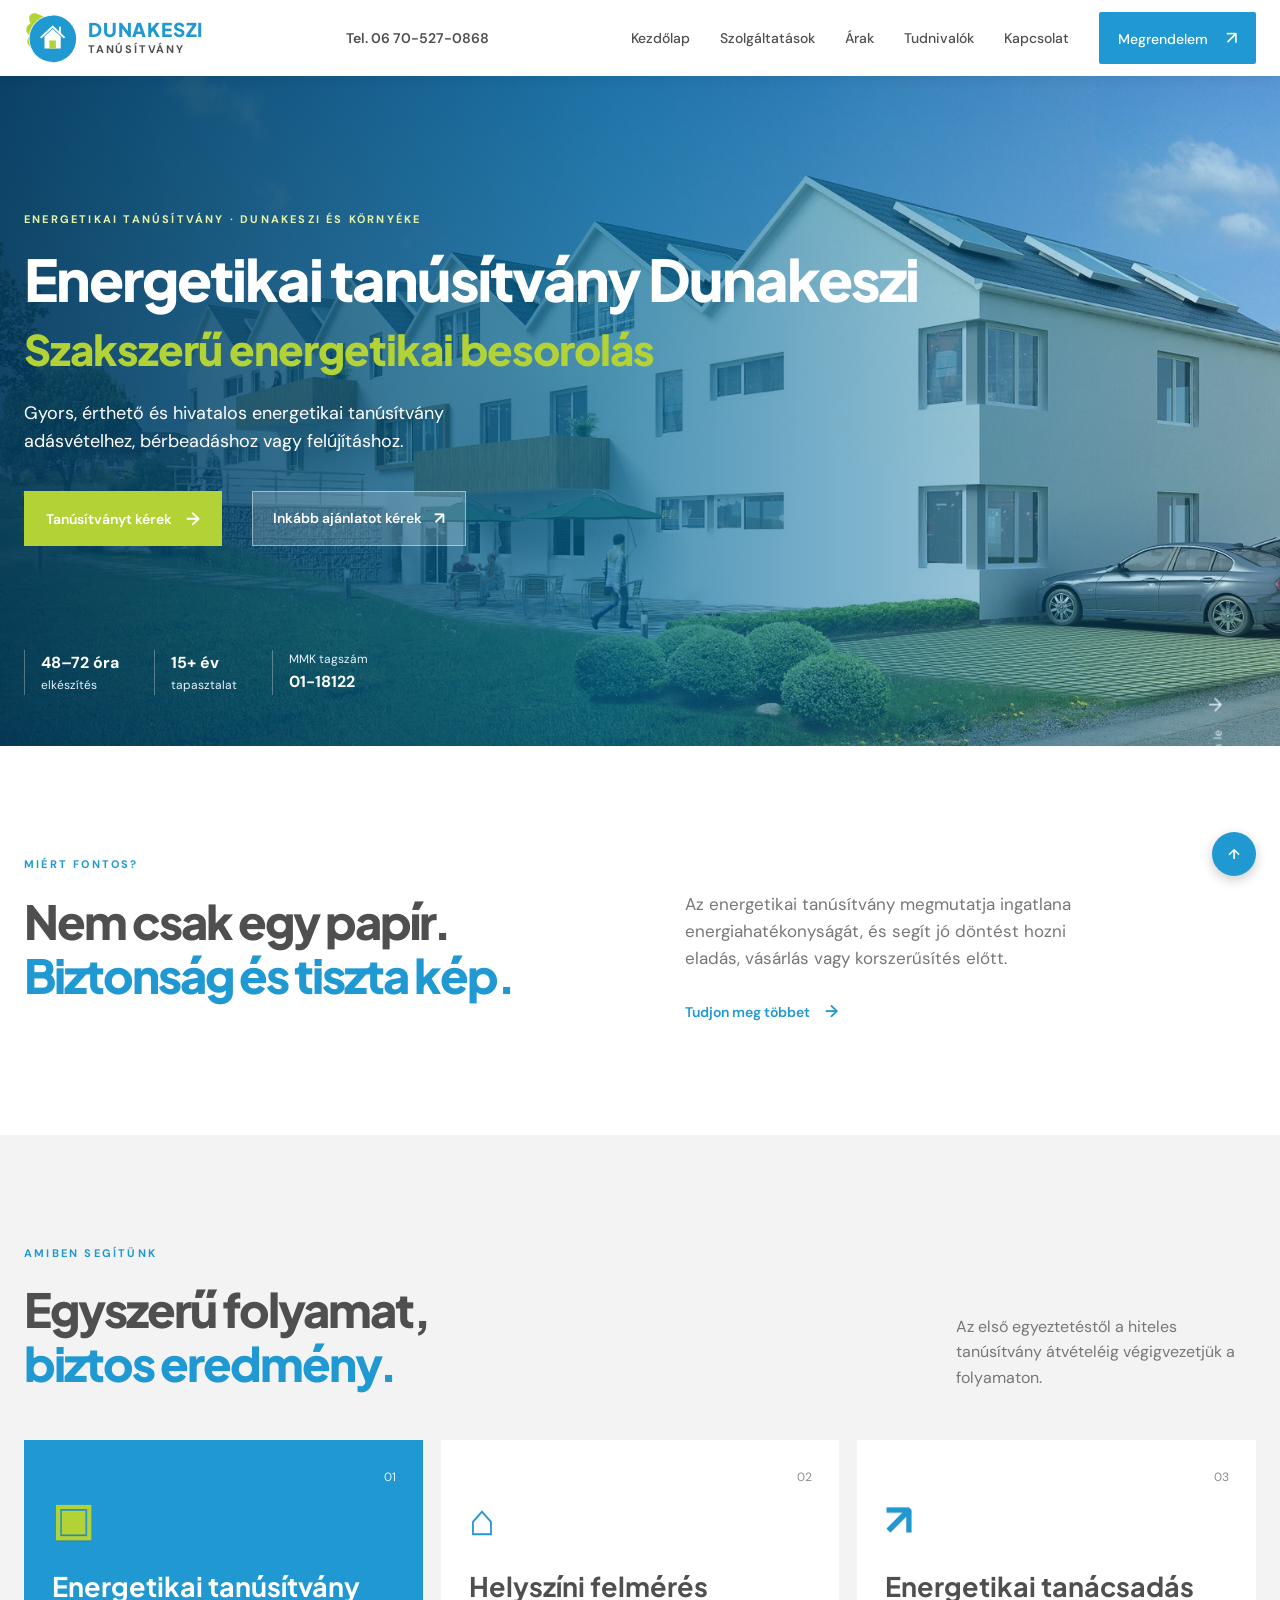
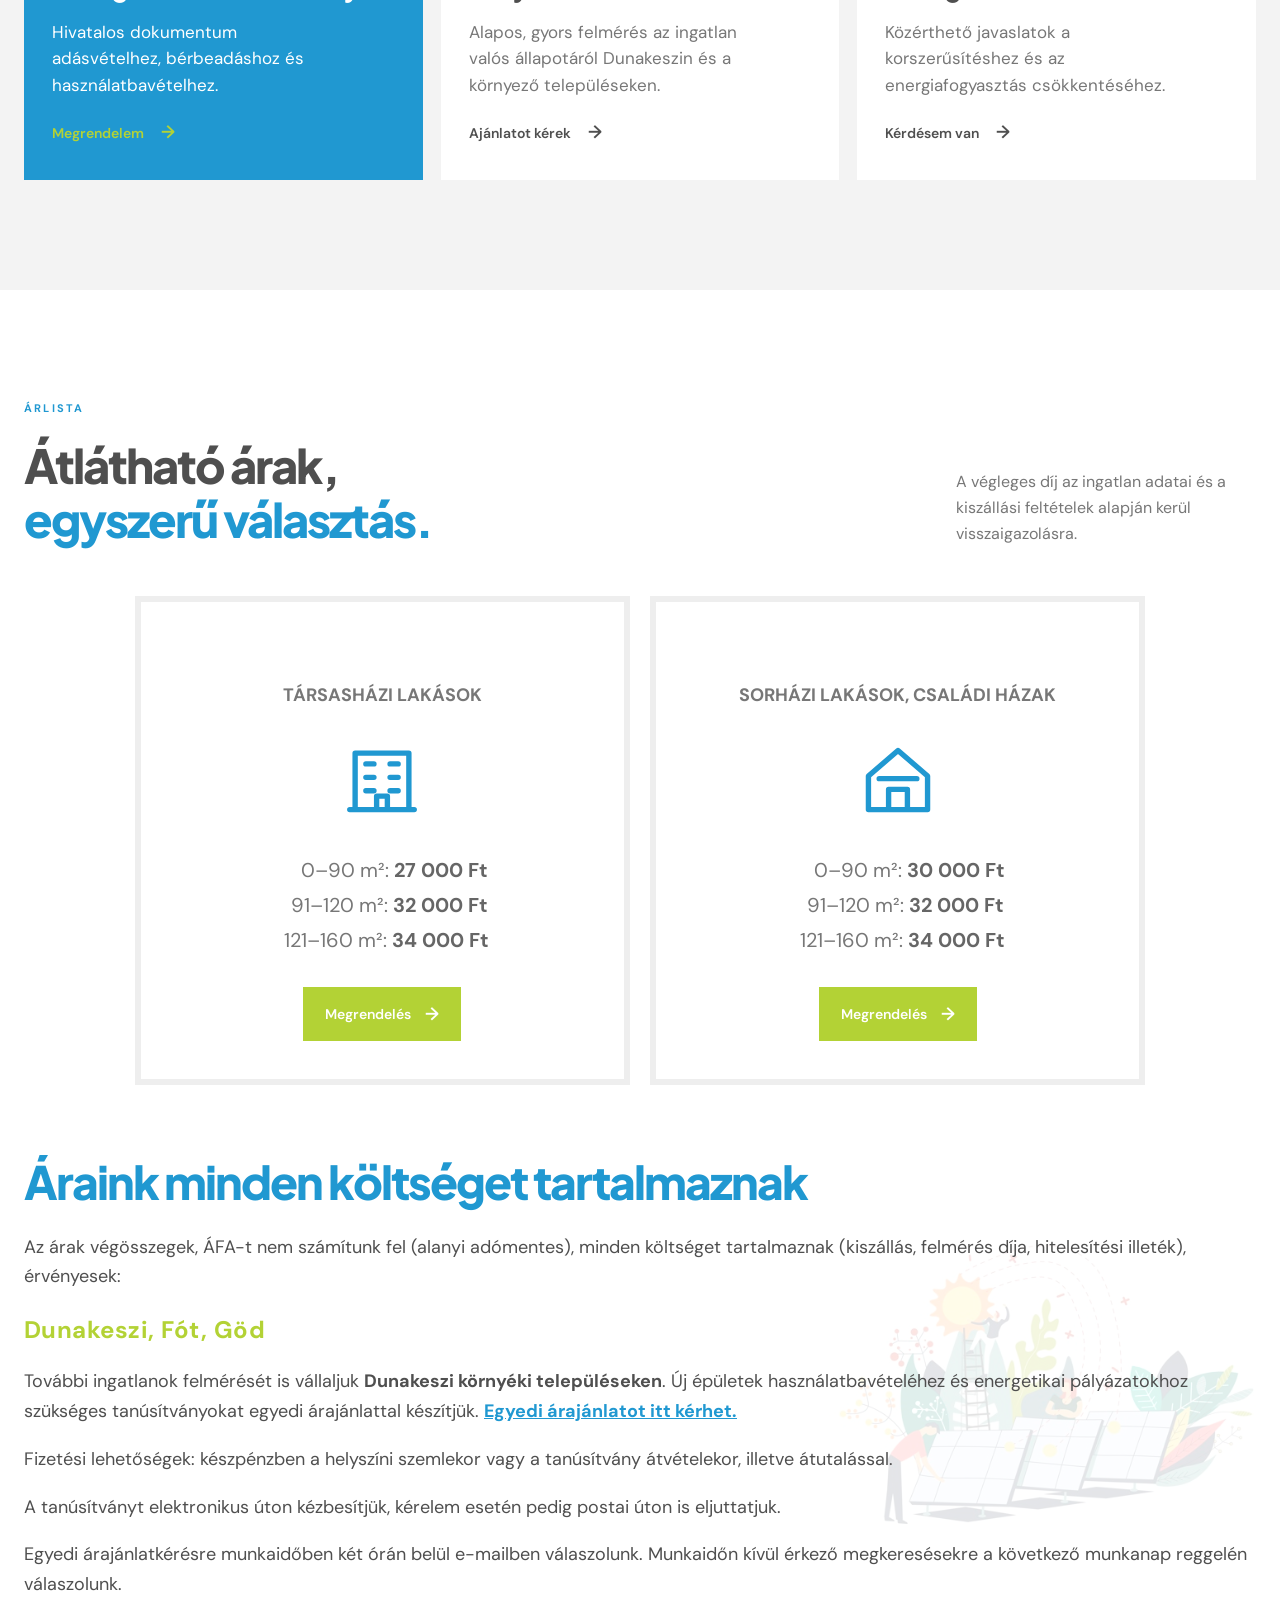
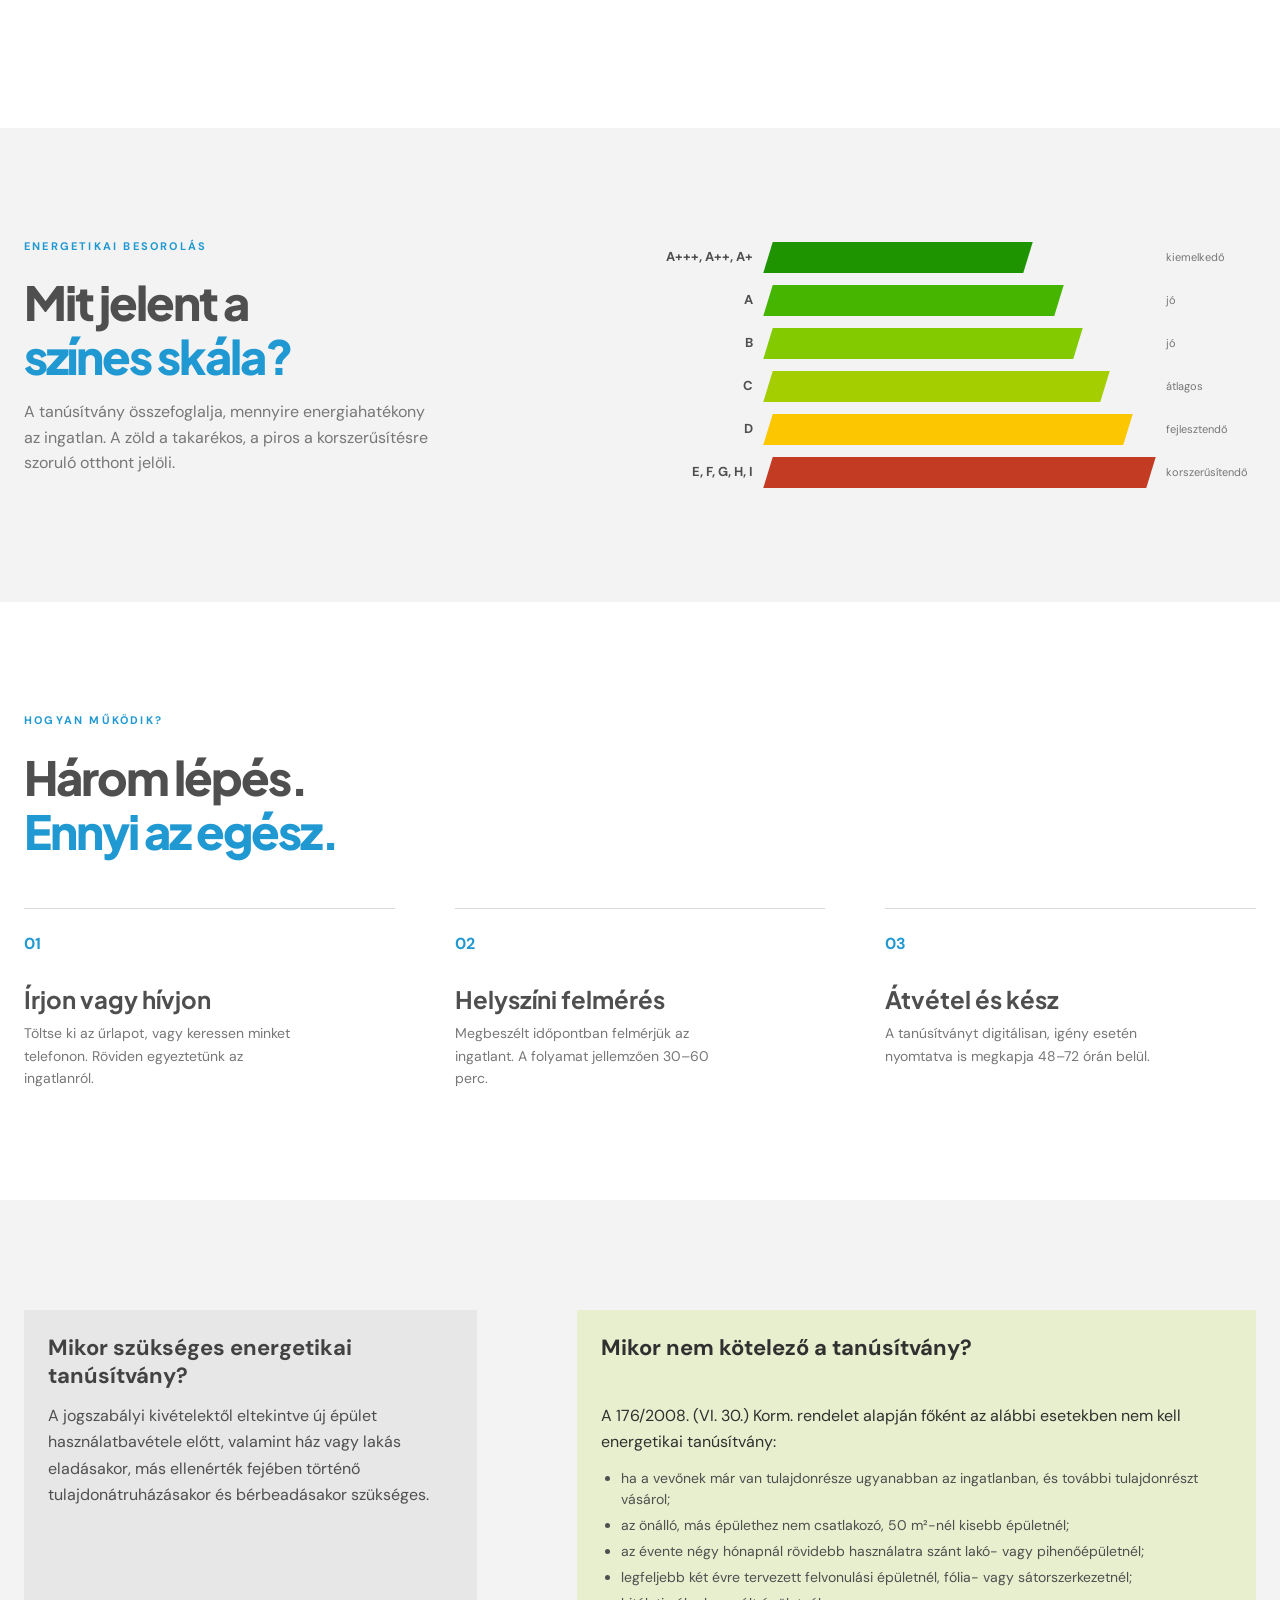
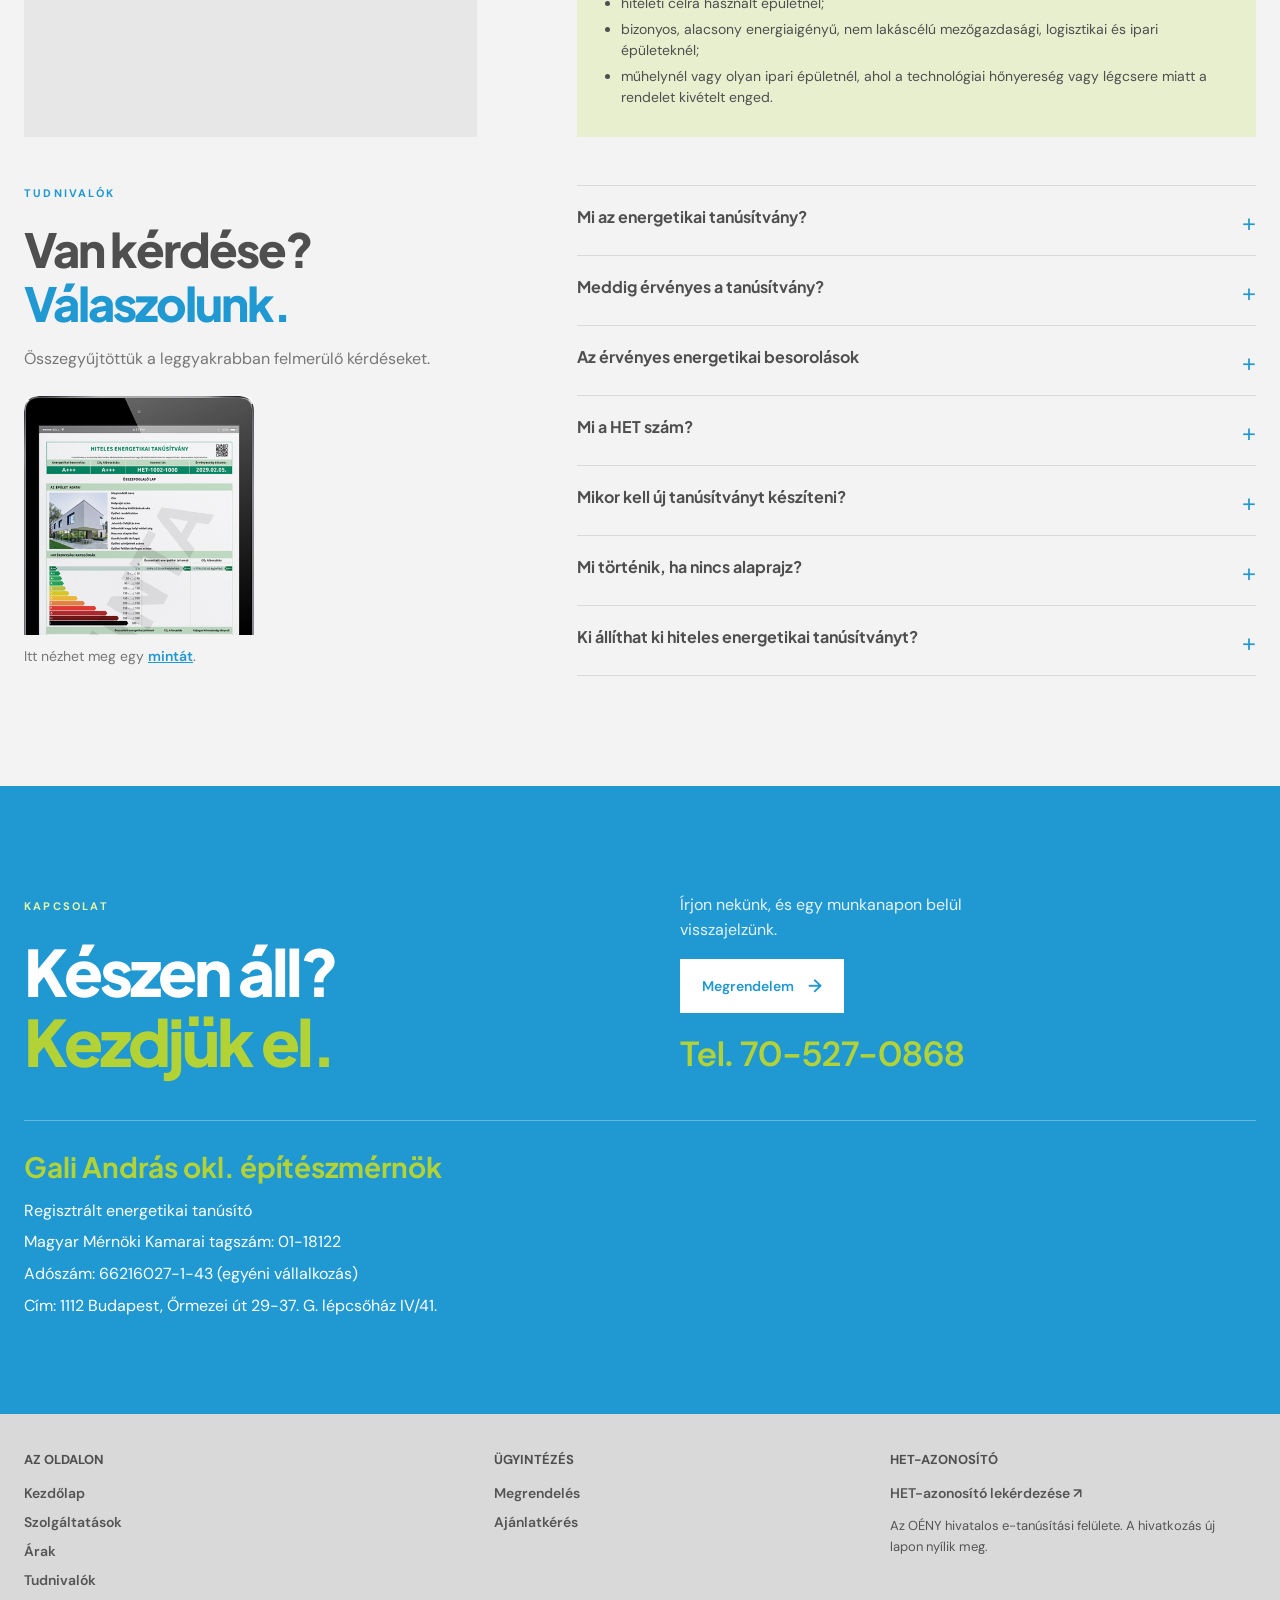
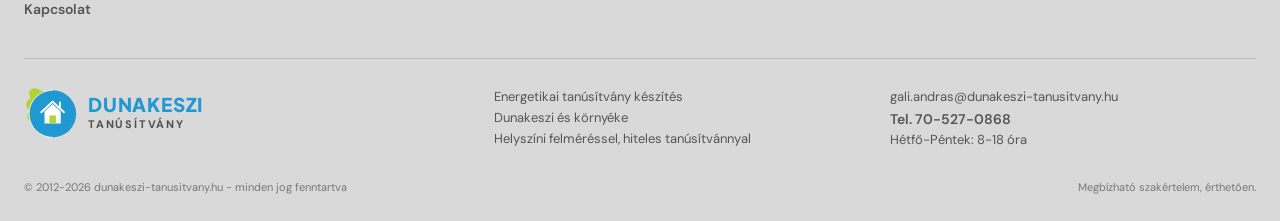
<file: index.html>
<!doctype html>
<html lang="hu">
<head>
  <meta charset="UTF-8">
  <meta name="viewport" content="width=device-width, initial-scale=1.0">
  <meta name="description" content="Energetikai tanúsítvány Dunakeszin, Fóton és Gödön. Helyszíni felmérés, átlátható árak, hivatalos tanúsítvány. Kérjen ajánlatot vagy rendeljen online!">
  <meta name="robots" content="index,follow">
  <meta name="author" content="Dunakeszi tanúsítvány">
  <meta name="theme-color" content="#2098d1">
  <link rel="canonical" href="https://dunakeszi-tanusitvany.hu/">
  <meta property="og:type" content="website">
  <meta property="og:locale" content="hu_HU">
  <meta property="og:title" content="Energetikai tanúsítvány Dunakeszi | Dunakeszi tanúsítvány">
  <meta property="og:description" content="Energetikai tanúsítvány Dunakeszin, Fóton és Gödön. Helyszíni felmérés, átlátható árak, hivatalos tanúsítvány. Kérjen ajánlatot vagy rendeljen online!">
  <meta property="og:url" content="https://dunakeszi-tanusitvany.hu/">
  <meta property="og:image" content="https://dunakeszi-tanusitvany.hu/assets/terraced-house-1026367_1920-2.jpg">
  <meta name="twitter:card" content="summary_large_image">
  <title>Energetikai tanúsítvány Dunakeszi | Dunakeszi tanúsítvány</title>
  <script type="application/ld+json">{"@context":"https://schema.org","@graph":[{"@type":"Organization","@id":"https://dunakeszi-tanusitvany.hu/#vallalkozas","name":"Dunakeszi tanúsítvány","url":"https://dunakeszi-tanusitvany.hu/","logo":"https://dunakeszi-tanusitvany.hu/assets/logo.svg","image":"https://dunakeszi-tanusitvany.hu/assets/terraced-house-1026367_1920-2.jpg","telephone":"+36705270868","email":"gali.andras@dunakeszi-tanusitvany.hu"},{"@type":"Service","@id":"https://dunakeszi-tanusitvany.hu/#szolgaltatas","name":"Energetikai tanúsítvány készítés","serviceType":"Energetikai tanúsítvány készítés","description":"Energetikai tanúsítvány készítés Dunakeszin, Fóton, Gödön és környékén.","url":"https://dunakeszi-tanusitvany.hu/","provider":{"@id":"https://dunakeszi-tanusitvany.hu/#vallalkozas"},"areaServed":[{"@type":"City","name":"Dunakeszi"},{"@type":"City","name":"Fót"},{"@type":"City","name":"Göd"}]},{"@type":"WebSite","@id":"https://dunakeszi-tanusitvany.hu/#website","url":"https://dunakeszi-tanusitvany.hu/","name":"Dunakeszi tanúsítvány","inLanguage":"hu-HU","publisher":{"@id":"https://dunakeszi-tanusitvany.hu/#vallalkozas"}},{"@type":"WebPage","@id":"https://dunakeszi-tanusitvany.hu/#webpage","url":"https://dunakeszi-tanusitvany.hu/","name":"Energetikai tanúsítvány Dunakeszi","inLanguage":"hu-HU","isPartOf":{"@id":"https://dunakeszi-tanusitvany.hu/#website"},"mainEntity":{"@id":"https://dunakeszi-tanusitvany.hu/#szolgaltatas"}}]}</script>
  <link rel="preconnect" href="https://fonts.googleapis.com">
  <link rel="preconnect" href="https://fonts.gstatic.com" crossorigin>
  <link href="https://fonts.googleapis.com/css2?family=DM+Sans:wght@400;500;600;700&family=Plus+Jakarta+Sans:wght@600;700;800&display=swap" rel="stylesheet">
  <link rel="stylesheet" href="styles.css?v=20260928-2">
<meta property="og:site_name" content="Dunakeszi tanúsítvány"><meta property="og:image:alt" content="Sorházi otthonok"><meta property="og:image:type" content="image/jpeg"><link rel="icon" type="image/svg+xml" href="assets/logo.svg"><link rel="icon" type="image/png" sizes="32x32" href="assets/favicon-32.png"><link rel="apple-touch-icon" sizes="180x180" href="assets/apple-touch-icon.png"></head>
<body>
  <header class="site-header">
    <div class="container nav-wrap">
      <a class="brand" href="index.html" aria-label="Dunakeszi tanúsítvány főoldal">
        <img class="brand-logo" src="assets/logo.svg" alt="Dunakeszi tanúsítvány ikon">
        <span class="brand-title"><span class="brand-name">DUNAKESZI</span><span class="brand-subtitle">TANÚSÍTVÁNY</span></span>
      </a>
      <a class="header-phone" href="tel:+36705270868">Tel. 06 70-527-0868</a><button class="menu-toggle" aria-label="Menü megnyitása" aria-expanded="false"><span></span><span></span><span></span></button>
      <nav class="main-nav" aria-label="Fő navigáció">
        <a href="index.html">Kezdőlap</a>
        <a href="#szolgaltatasok">Szolgáltatások</a>
        <a href="#arak">Árak</a>
        <a href="#tudnivalok">Tudnivalók</a>
        <a href="#kapcsolat">Kapcsolat</a>
        <a class="nav-cta" href="megrendeles.html">Megrendelem <span>↗</span></a>
      </nav>
    </div>
  </header>

  <main>
    <section class="hero">
      <div class="hero-image"></div>
      <div class="container hero-content">
        <p class="eyebrow light">ENERGETIKAI TANÚSÍTVÁNY · DUNAKESZI ÉS KÖRNYÉKE</p>
        <h1>Energetikai tanúsítvány Dunakeszi</h1>
        <h3 class="hero-slogan"><span class="hero-slogan-secondary">Szakszerű energetikai besorolás</span></h3>
        <p class="hero-lead">Gyors, érthető és hivatalos energetikai tanúsítvány adásvételhez, bérbeadáshoz vagy felújításhoz.</p>
        <div class="hero-actions">
          <a class="button button-primary" href="megrendeles.html">Tanúsítványt kérek <span>→</span></a>
          <a class="text-link light" href="ajanlatkeres.html">Inkább ajánlatot kérek <span>↗</span></a>
        </div>
        <div class="trust-row">
          <span><b>48–72 óra</b> elkészítés</span>
          <span><b>15+ év</b> tapasztalat</span>
          <span>MMK tagszám <b>01-18122</b></span>
        </div>
      </div>
      <div class="scroll-note">Görgessen le <span>↓</span></div>
    </section>

    <section class="intro section-pad">
      <div class="container two-col">
        <div>
          <p class="eyebrow">MIÉRT FONTOS?</p>
          <h2>Nem csak egy papír.<br><span>Biztonság és tiszta kép.</span></h2>
        </div>
        <div class="intro-copy">
          <p>Az energetikai tanúsítvány megmutatja ingatlana energiahatékonyságát, és segít jó döntést hozni eladás, vásárlás vagy korszerűsítés előtt.</p>
          <a class="text-link dark" href="#tudnivalok">Tudjon meg többet <span>→</span></a>
        </div>
      </div>
    </section>

    <section class="services section-pad" id="szolgaltatasok">
      <div class="container">
        <div class="section-heading">
          <div><p class="eyebrow">AMIBEN SEGÍTÜNK</p><h2>Egyszerű folyamat,<br><span>biztos eredmény.</span></h2></div>
          <p>Az első egyeztetéstől a hiteles tanúsítvány átvételéig végigvezetjük a folyamaton.</p>
        </div>
        <div class="service-grid">
          <article class="service-card featured">
            <span class="card-number">01</span><div class="service-icon">▣</div>
            <h3>Energetikai tanúsítvány</h3>
            <p>Hivatalos dokumentum adásvételhez, bérbeadáshoz és használatbavételhez.</p>
            <a href="megrendeles.html" class="card-link">Megrendelem <span>→</span></a>
          </article>
          <article class="service-card">
            <span class="card-number">02</span><div class="service-icon">⌂</div>
            <h3>Helyszíni felmérés</h3>
            <p>Alapos, gyors felmérés az ingatlan valós állapotáról Dunakeszin és a környező településeken.</p>
            <a href="ajanlatkeres.html" class="card-link">Ajánlatot kérek <span>→</span></a>
          </article>
          <article class="service-card">
            <span class="card-number">03</span><div class="service-icon">↗</div>
            <h3>Energetikai tanácsadás</h3>
            <p>Közérthető javaslatok a korszerűsítéshez és az energiafogyasztás csökkentéséhez.</p>
            <a href="#kapcsolat" class="card-link">Kérdésem van <span>→</span></a>
          </article>
        </div>
      </div>
    </section>

    <section class="prices section-pad" id="arak">
      <div class="container">
        <div class="section-heading">
          <div><p class="eyebrow">ÁRLISTA</p><h2>Átlátható árak,<br><span>egyszerű választás.</span></h2></div>
          <p>A végleges díj az ingatlan adatai és a kiszállási feltételek alapján kerül visszaigazolásra.</p>
        </div>
        <div class="price-grid">
          <article class="price-card">
            <p class="price-label">TÁRSASHÁZI LAKÁSOK</p>
            <div class="price-icon apartment-icon" aria-hidden="true">
              <svg viewBox="0 0 64 64" role="img" aria-label="Társasház ikon"><path d="M12 54V12h40v42M8 54h48M20 20h6M38 20h6M20 30h6M38 30h6M20 40h6M38 40h6M28 54V44h8v10" /></svg>
            </div>
            <div class="price-lines">
              <p><span>0–90 m²:</span> <strong data-otk-price="th2">27 000 Ft</strong></p>
              <p><span>91–120 m²:</span> <strong data-otk-price="cs3">32 000 Ft</strong></p>
              <p><span>121–160 m²:</span> <strong data-otk-price="cs4">34 000 Ft</strong></p>
            </div>
            <a class="button button-primary price-order" href="megrendeles.html">Megrendelés <span>→</span></a>
          </article>
          <article class="price-card">
            <p class="price-label">SORHÁZI LAKÁSOK, CSALÁDI HÁZAK</p>
            <div class="price-icon price-icon-house" aria-hidden="true">
              <svg viewBox="0 0 64 64" role="img" aria-label="Családi ház ikon"><path d="M10 29 32 10l22 19v25H10V29ZM25 54V39h14v15M18 31h28" /></svg>
            </div>
            <div class="price-lines">
              <p><span>0–90 m²:</span> <strong data-otk-price="cs2">30 000 Ft</strong></p>
              <p><span>91–120 m²:</span> <strong data-otk-price="cs3">32 000 Ft</strong></p>
              <p><span>121–160 m²:</span> <strong data-otk-price="cs4">34 000 Ft</strong></p>
            </div>
            <a class="button button-primary price-order" href="megrendeles.html">Megrendelés <span>→</span></a>
          </article>
        </div>
        <div class="price-details">
          <style>.price-details p:not(.price-locations) { font-size: 18px !important; } .price-details p.price-locations { font-size: 24px !important; } .price-details p a { font-size: inherit !important; }</style>
          <h2>Áraink minden költséget tartalmaznak</h2>
          <p>Az árak végösszegek, ÁFA-t nem számítunk fel (alanyi adómentes), minden költséget tartalmaznak (kiszállás, felmérés díja, hitelesítési illeték), érvényesek:</p>
          <p class="price-locations">Dunakeszi, Fót, Göd</p>
          <p>További ingatlanok felmérését is vállaljuk <strong>Dunakeszi környéki településeken</strong>. Új épületek használatbavételéhez és energetikai pályázatokhoz szükséges tanúsítványokat egyedi árajánlattal készítjük. <a href="https://dunakeszi-tanusitvany.hu/teszt/ajanlatkeres.html" style="font-size:inherit !important"><strong>Egyedi árajánlatot itt kérhet.</strong></a></p>
          <p>Fizetési lehetőségek: készpénzben a helyszíni szemlekor vagy a tanúsítvány átvételekor, illetve átutalással.</p>
          <p>A tanúsítványt elektronikus úton kézbesítjük, kérelem esetén pedig postai úton is eljuttatjuk.</p>
          <p>Egyedi árajánlatkérésre munkaidőben két órán belül e-mailben válaszolunk. Munkaidőn kívül érkező megkeresésekre a következő munkanap reggelén válaszolunk.</p>
        </div>
      </div>
    </section>

    <section class="rating-section section-pad">
      <div class="container rating-layout">
        <div><p class="eyebrow">ENERGETIKAI BESOROLÁS</p><h2>Mit jelent a<br><span>színes skála?</span></h2><p class="muted">A tanúsítvány összefoglalja, mennyire energiahatékony az ingatlan. A zöld a takarékos, a piros a korszerűsítésre szoruló otthont jelöli.</p></div>
        <div class="energy-scale" aria-label="Energetikai besorolási skála, összevont kategóriákkal">
          <div class="scale-item"><b>A+++, A++, A+</b><span class="bar aplus"></span><small>kiemelkedő</small></div>
          <div class="scale-item"><b>A</b><span class="bar aplus1"></span><small>jó</small></div>
          <div class="scale-item"><b>B</b><span class="bar b"></span><small>jó</small></div>
          <div class="scale-item"><b>C</b><span class="bar c"></span><small>átlagos</small></div>
          <div class="scale-item"><b>D</b><span class="bar d"></span><small>fejlesztendő</small></div>
          <div class="scale-item"><b>E, F, G, H, I</b><span class="bar e"></span><small>korszerűsítendő</small></div>
        </div>
      </div>
    </section>

    <section class="steps section-pad">
      <div class="container">
        <div class="section-heading"><div><p class="eyebrow">HOGYAN MŰKÖDIK?</p><h2>Három lépés.<br><span>Ennyi az egész.</span></h2></div></div>
        <div class="steps-grid">
          <div class="step"><span>01</span><h3>Írjon vagy hívjon</h3><p>Töltse ki az űrlapot, vagy keressen minket telefonon. Röviden egyeztetünk az ingatlanról.</p></div>
          <div class="step"><span>02</span><h3>Helyszíni felmérés</h3><p>Megbeszélt időpontban felmérjük az ingatlant. A folyamat jellemzően 30–60 perc.</p></div>
          <div class="step"><span>03</span><h3>Átvétel és kész</h3><p>A tanúsítványt digitálisan, igény esetén nyomtatva is megkapja 48–72 órán belül.</p></div>
        </div>
      </div>
    </section>

    <section class="faq section-pad" id="tudnivalok">
      <div class="container faq-guidance-row">
        <div>
          <h3>Mikor szükséges energetikai tanúsítvány?</h3>
          <p>A jogszabályi kivételektől eltekintve új épület használatbavétele előtt, valamint ház vagy lakás eladásakor, más ellenérték fejében történő tulajdonátruházásakor és bérbeadásakor szükséges.</p>
        </div>
        <div class="faq-exemption-box">
          <h3>Mikor nem kötelező a tanúsítvány?</h3>
          <p>A 176/2008. (VI. 30.) Korm. rendelet alapján főként az alábbi esetekben nem kell energetikai tanúsítvány:</p>
          <ul>
            <li>ha a vevőnek már van tulajdonrésze ugyanabban az ingatlanban, és további tulajdonrészt vásárol;</li>
            <li>az önálló, más épülethez nem csatlakozó, 50 m²-nél kisebb épületnél;</li>
            <li>az évente négy hónapnál rövidebb használatra szánt lakó- vagy pihenőépületnél;</li>
            <li>legfeljebb két évre tervezett felvonulási épületnél, fólia- vagy sátorszerkezetnél;</li>
            <li>hitéleti célra használt épületnél;</li>
            <li>bizonyos, alacsony energiaigényű, nem lakáscélú mezőgazdasági, logisztikai és ipari épületeknél;</li>
            <li>műhelynél vagy olyan ipari épületnél, ahol a technológiai hőnyereség vagy légcsere miatt a rendelet kivételt enged.</li>
          </ul>
        </div>
      </div>
      <div class="container faq-layout">
        <div><p class="eyebrow">TUDNIVALÓK</p><h2>Van kérdése?<br><span>Válaszolunk.</span></h2><p class="muted">Összegyűjtöttük a leggyakrabban felmerülő kérdéseket.</p>
          
          <a class="image-popup-trigger faq-certificate-preview" href="assets/hiteles-tanusitvany.jpeg" data-popup-image="assets/hiteles-tanusitvany.jpeg" data-popup-title="Hiteles energetikai tanúsítvány mintája" aria-label="A teljes energetikai tanúsítvány mintájának megnyitása nagyítva">
            <img src="assets/energetikai-tanusitvany-dunakeszi2c.png" alt="Energetikai tanúsítvány mintája tableten – kattintson a teljes képhez" width="414" height="430" loading="lazy" decoding="async">
          </a><p class="certificate-sample-link">Itt nézhet meg egy <a class="image-popup-trigger" href="assets/hiteles-tanusitvany.jpeg" data-popup-image="assets/hiteles-tanusitvany.jpeg" data-popup-title="Hiteles energetikai tanúsítvány mintája">mintát</a>.</p></div>
        <div class="accordion">
          
          
          <details><summary>Mi az energetikai tanúsítvány?</summary><p>Az energetikai tanúsítvány egy szakvélemény, amely az ingatlan energiafelhasználását és energiahatékonyságát mutatja meg. A tanúsítvány azt vizsgálja, hogy az adott lakás vagy ingatlan mennyi energiát igényel a komfortos használathoz, így képet ad a várható energiafogyasztásról és a rezsiköltségek alakulásáról.</p><p><a class="image-popup-trigger" href="assets/hiteles-tanusitvany.jpeg" data-popup-image="assets/hiteles-tanusitvany.jpeg" data-popup-title="Hiteles energetikai tanúsítvány mintája">A tanúsítvány mintájának megtekintése</a></p></details>
          <details><summary>Meddig érvényes a tanúsítvány?</summary><p>Az energetikai tanúsítvány a kiállítás napjától számítva <strong>5 évig érvényes.</strong></p><p>Mivel a tanúsítvány a helyszíni felmérés időpontjában aktuális energetikai jellemzőket rögzíti, átalakítás vagy korszerűsítés esetén új tanúsítvány elkészítése válhat szükségessé.</p></details>
          <details><summary>Az érvényes energetikai besorolások</summary><p>Jelenleg (2026) az ingatlanok A+++ és I között 12-féle energetikai besorolást érhetnek el. A kategóriákat a <a href="https://njt.jog.gov.hu/jogszabaly/2008-176-20-22" target="_blank" rel="noopener noreferrer">176/2008. (VI. 30.) Korm. rendelet</a> 3. melléklete határozza meg, a számítási módszertan alapját pedig a <a href="https://njt.jog.gov.hu/jogszabaly/2023-9-20-8X" target="_blank" rel="noopener noreferrer">9/2023. (V. 25.) ÉKM rendelet</a> adja. A legmagasabb energiahatékonysági szintet az „A+++” képviseli, az „I” energetikai besorolási osztály a leginkább energiapazarló. Új épület építése esetén a <a href="https://galiandras.hu/kozel-nulla-energiaigenyu-epulet" target="_blank" rel="noopener noreferrer">közel nulla energiaigényű épületek követelményszintje</a> a minimális elvárás, amit az „A” energetikai besorolás teljesít.</p><p><strong>A számok a besorolás mellett</strong><br>Az energetikai besorolás a követelményhez viszonyított eltéréstől függ, minden osztályzat egy tól–ig tartománnyal van meghatározva. Az energetikai besorolás nem közvetlenül a rezsiszámlából, hanem számított műszaki adatokból készül. A tanúsító meghatározza az összesített energetikai jellemzőt, majd azt a jogszabály szerinti referenciaértékhez viszonyítja. A táblázatban szereplő százalékok ezt az arányt mutatják. Az „A” kategória például 90% és 100% közé esik: ilyen besorolást az az ingatlan kap, amelynek számított energetikai jellemzője nem haladja meg a követelményértéket, de nem is kedvezőbb annak 90%-ánál. Ha az érték alacsonyabb, jobb kategória következik; ha magasabb, gyengébb besorolás.</p><p class="rating-recommendation-image"><img src="assets/energetikai-besorolasok-ajanlas.jpeg" alt="Energetikai besorolási kategóriák A+++-tól I-ig, javaslattal: A+++–C ajánlott, D–G korszerűsítést igényel, H–I energiapazarló" width="472" height="460" loading="lazy" decoding="async"></p></details>
          <details><summary>Mi a HET szám?</summary><p>A <strong>HET szám</strong> a Hiteles Energetikai Tanúsítvány szám rövidítése, és a szakvélemény címoldalának jobb felső sarkában található egyedi azonosítót jelenti. Ezt az azonosítót az Országos Építésügyi Nyilvántartás (<a href="https://www.oeny.hu/oeny/e-tanusitas/" target="_blank" rel="noopener noreferrer">OÉNY</a>) rendeli a szakvéleményekhez.</p><p>A HET szám igazolja a tanúsítvány hitelességét, és az OÉNY kormányzati adatbázisból bárki lekérdezheti az ingatlan pontos címének vagy helyrajzi számának megadásával. Adásvétel és bérbeadás esetén – ha energetikai tanúsítvány készítése kötelező – az eladónak vagy a bérbeadónak legkésőbb a szerződéskötés napjáig be kell mutatnia a tanúsítványt a vevőnek vagy bérlőnek, és legkésőbb a birtokbaadás napjáig át kell adnia azt.</p></details>
          <details><summary>Mikor kell új tanúsítványt készíteni?</summary><p>Új tanúsítványra elsősorban akkor van szükség, ha a korábbi tanúsítvány érvényessége lejárt, vagy az ingatlan energetikai jellemzői jelentősen megváltoztak, például korszerűsítés, bővítés vagy gépészeti átalakítás történt. Ilyenkor a korábbi dokumentum már nem feltétlenül tükrözi az ingatlan aktuális állapotát.</p></details>
          <details><summary>Mi történik, ha nincs alaprajz?</summary><p>Az alaprajz hasznos segítség, de hiánya önmagában nem akadály. A helyszíni felmérés során a szükséges méreteket és adatokat felvesszük. Ha rendelkezésre áll alaprajz, az gyorsíthatja a munkát, de ennek hiányában is elkészíthető a tanúsítvány.</p></details>
          <details><summary>Ki állíthat ki hiteles energetikai tanúsítványt?</summary><p>Hiteles energetikai tanúsítványt TÉ jogosultsággal rendelkező mérnök állíthat ki. A tanúsító a dokumentumot az országos elektronikus nyilvántartásba, az OÉNY rendszerébe is feltölti. <a href="https://www.mmk.hu/kereses/tagok" target="_blank" rel="noopener noreferrer">A Magyar Mérnöki Kamara jogosultság-keresője</a> segítségével ellenőrizhető a nyilvántartás.</p></details>
        </div>
      </div>
    </section>

    <section class="contact-cta" id="kapcsolat">
      <div class="container contact-inner"><div><p class="eyebrow light">KAPCSOLAT</p><h2>Készen áll?<br><em>Kezdjük el.</em></h2></div><div><p>Írjon nekünk, és egy munkanapon belül visszajelzünk.</p><a class="button button-light" href="megrendeles.html">Megrendelem <span>→</span></a><a class="phone-link" href="tel:+36705270868">Tel. 70-527-0868</a></div></div>
      <div class="container contact-business">
        <div class="contact-business-copy">
        <h3>Gali András okl. építészmérnök</h3>
        <p>Regisztrált energetikai tanúsító</p>
        <p>Magyar Mérnöki Kamarai tagszám: 01-18122</p>
        <p>Adószám: 66216027-1-43 (egyéni vállalkozás)</p>
        <p>Cím: 1112 Budapest, Őrmezei út 29-37. G. lépcsőház IV/41.</p>
        </div>
        
      </div>
    </section>
  </main>
  <footer class="site-footer"><div class="container footer-links-grid">
<nav aria-label="Lábléc – navigáció"><h2>Az oldalon</h2><ul>
<li><a href="index.html">Kezdőlap</a></li>
<li><a href="index.html#szolgaltatasok">Szolgáltatások</a></li>
<li><a href="index.html#arak">Árak</a></li>
<li><a href="index.html#tudnivalok">Tudnivalók</a></li>
<li><a href="index.html#kapcsolat">Kapcsolat</a></li>
</ul></nav>
<nav aria-label="Lábléc – ügyintézés"><h2>Ügyintézés</h2><ul>
<li><a href="megrendeles.html">Megrendelés</a></li>
<li><a href="ajanlatkeres.html">Ajánlatkérés</a></li>
</ul></nav>
<div><h2>HET-azonosító</h2><ul><li><a href="https://www.oeny.hu/oeny/e-tanusitas/" target="_blank" rel="noopener noreferrer">HET-azonosító lekérdezése <span aria-hidden="true">↗</span><span class="footer-sr-only"> (új lapon nyílik meg)</span></a></li></ul><p class="footer-help">Az OÉNY hivatalos e-tanúsítási felülete. A hivatkozás új lapon nyílik meg.</p></div>
</div><div class="container footer-inner"><a class="brand brand-footer" href="index.html"><img class="brand-logo brand-logo-footer" src="assets/logo.svg" alt="Dunakeszi tanúsítvány ikon"><span class="brand-title"><span class="brand-name">DUNAKESZI</span><span class="brand-subtitle">TANÚSÍTVÁNY</span></span></a><p>Energetikai tanúsítvány készítés<br>Dunakeszi és környéke<br>Helyszíni felméréssel, hiteles tanúsítvánnyal</p><div class="footer-contact"><span class="email-text">gali.andras@dunakeszi-tanusitvany.hu</span><a class="footer-phone" href="tel:+36705270868">Tel. 70-527-0868</a><span class="footer-hours">Hétfő-Péntek: 8-18 óra</span></div></div><div class="container copyright"><span id="footer-year">© 2012-2026 dunakeszi-tanusitvany.hu - minden jog fenntartva</span><span>Megbízható szakértelem, érthetően.</span></div></footer><script>document.getElementById('footer-year').textContent='© '+(new Date().getFullYear()>=2012? '2012-'+new Date().getFullYear() : new Date().getFullYear())+' dunakeszi-tanusitvany.hu - minden jog fenntartva';</script>
  <script src="script.js?v=20260928-2"></script>
<button class="back-to-top" type="button" aria-label="Vissza az oldal tetejére" title="Vissza a tetejére">↑</button><script>
(() => {
  const cells = Array.from(document.querySelectorAll('[data-otk-price]'));
  if (!cells.length) return;
  const storageKey = 'dunakeszi-2120-otk-prices-teszt-v4';
  const valid = data => data && data.ok === true && data.zip === 2120
    && ['fresh', 'partial', 'cached'].includes(data.status)
    && Number.isInteger(data.updated_at) && data.updated_at > 0
    && data.updated_at * 1000 <= Date.now() + 300000
    && data.prices && cells.every(cell => Number.isInteger(data.prices[cell.dataset.otkPrice])
      && data.prices[cell.dataset.otkPrice] > 0 && data.prices[cell.dataset.otkPrice] <= 10000000);
  let newest = 0;
  const render = data => {
    if (!valid(data) || data.updated_at < newest) return false;
    const format = new Intl.NumberFormat('hu-HU');
    cells.forEach(cell => { cell.textContent = format.format(data.prices[cell.dataset.otkPrice]) + ' Ft'; });
    newest = data.updated_at;
    return true;
  };
  try { render(JSON.parse(localStorage.getItem(storageKey))); } catch (_) { /* Keep HTML prices. */ }
  const controller = new AbortController();
  const timeout = setTimeout(() => controller.abort(), 12000);
  fetch('backend/gipsy-prices.php', { cache: 'no-store', signal: controller.signal })
    .then(response => {
      if (!response.ok) throw new Error('Price update unavailable');
      return response.json();
    })
    .then(data => {
      if (!render(data)) return;
      try { localStorage.setItem(storageKey, JSON.stringify(data)); } catch (_) { /* Storage is optional. */ }
    })
    .catch(() => { /* Preserve the last displayed prices; do not replace them with a message. */ })
    .finally(() => clearTimeout(timeout));
})();

</script>
</body>
</html>
</file>
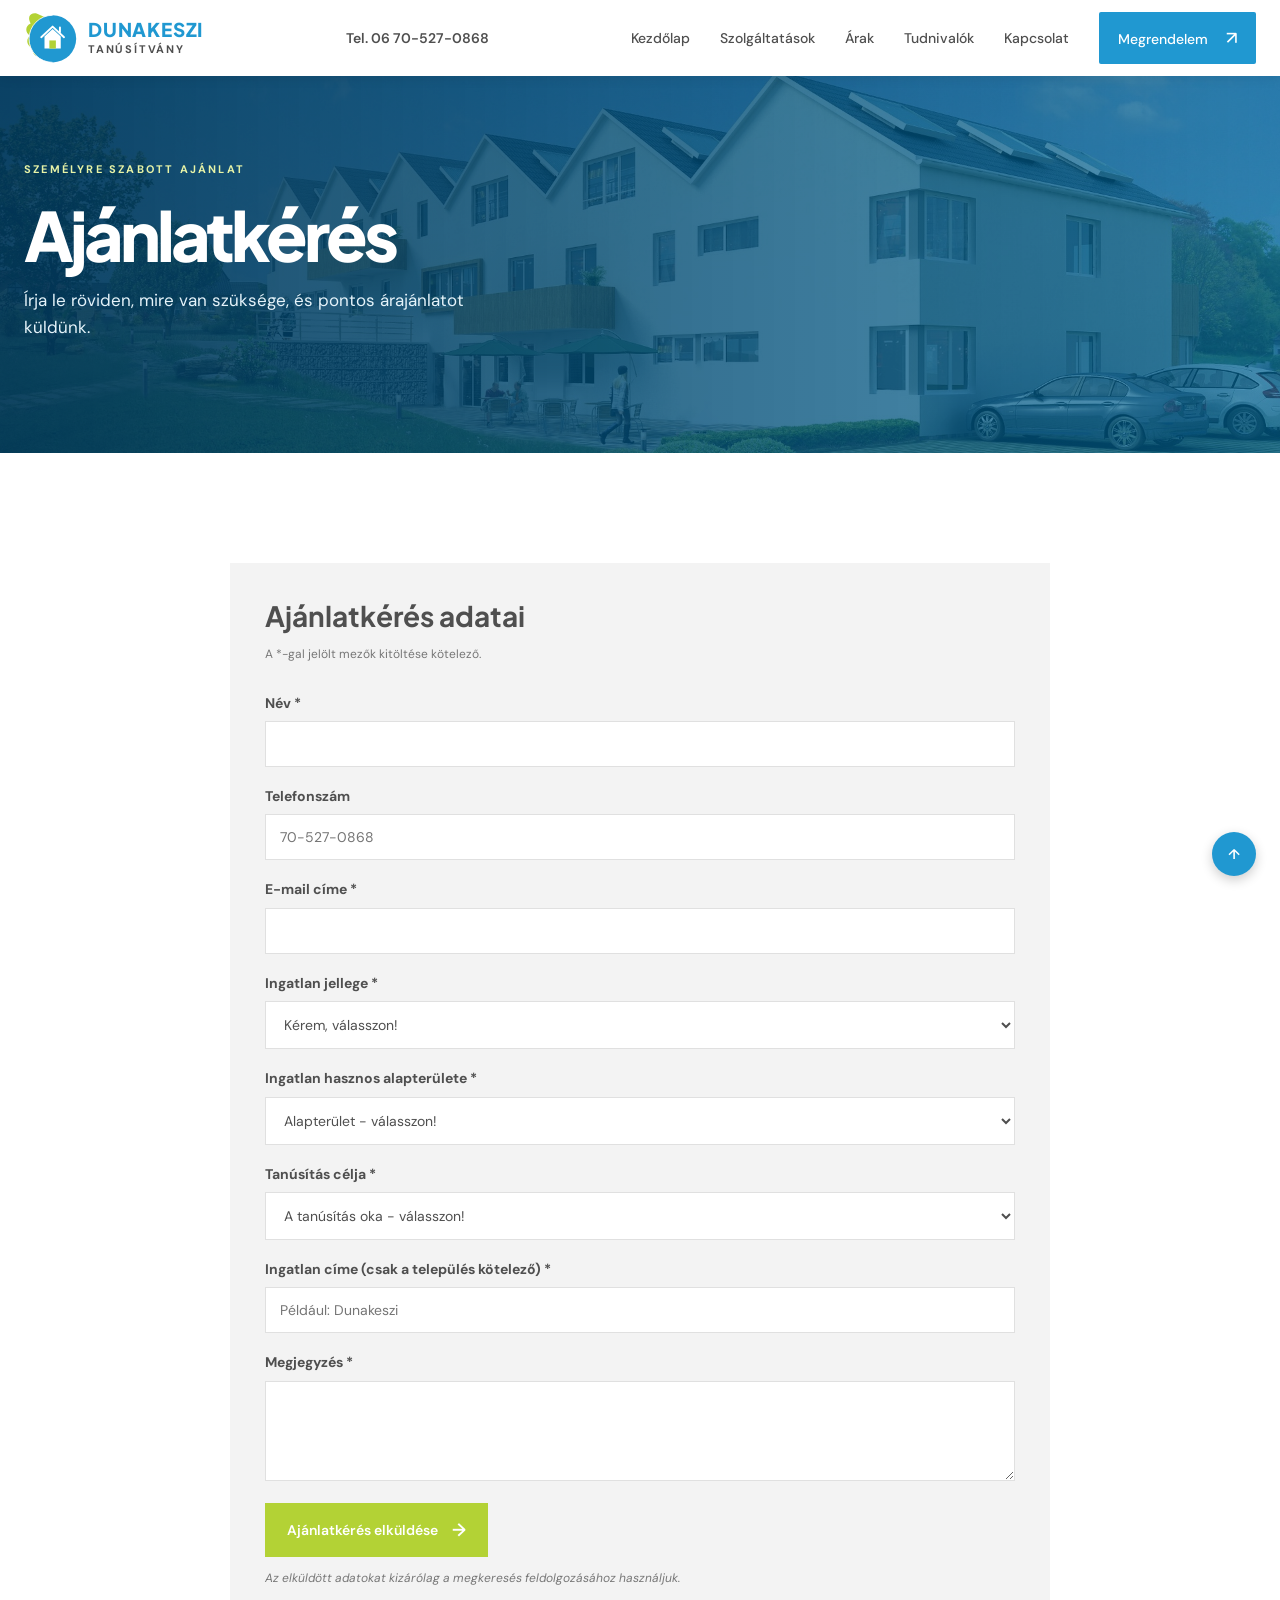
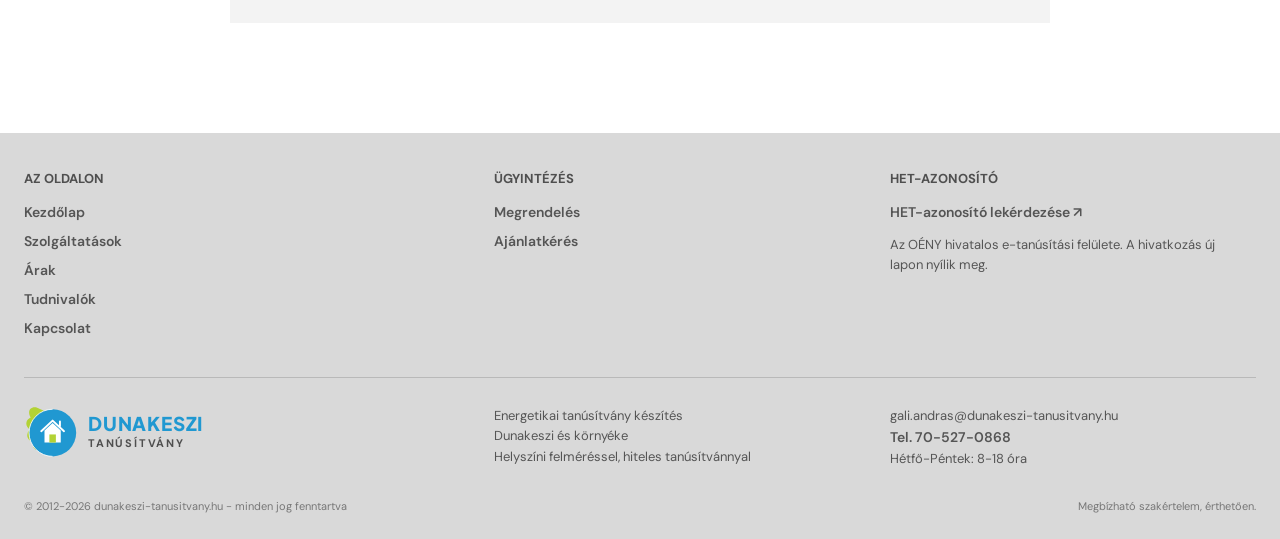
<file: ajanlatkeres.html>
<!doctype html>
<html lang="hu"><head><meta charset="UTF-8"><meta name="viewport" content="width=device-width, initial-scale=1.0"><meta name="description" content="Egyedi ajánlatkérés energetikai tanúsítványra távolabbi ingatlanokhoz, új épületekhez és energetikai pályázatokhoz."><meta name="robots" content="index,follow"><link rel="canonical" href="https://dunakeszi-tanusitvany.hu/ajanlatkeres.html"><meta property="og:type" content="website"><meta property="og:locale" content="hu_HU"><meta property="og:title" content="Energetikai tanúsítvány ajánlatkérés | Dunakeszi"><meta property="og:description" content="Kérjen egyedi ajánlatot energetikai tanúsítvány készítésére."><meta property="og:url" content="https://dunakeszi-tanusitvany.hu/ajanlatkeres.html"><title>Energetikai tanúsítvány ajánlatkérés | Dunakeszi</title><link rel="preconnect" href="https://fonts.googleapis.com"><link rel="preconnect" href="https://fonts.gstatic.com" crossorigin><link href="https://fonts.googleapis.com/css2?family=DM+Sans:wght@400;500;600;700&family=Plus+Jakarta+Sans:wght@600;700;800&display=swap" rel="stylesheet"><link rel="stylesheet" href="styles.css?v=20260928-2"><meta property="og:image" content="https://dunakeszi-tanusitvany.hu/assets/terraced-house-1026367_1920-2.jpg"><meta name="twitter:card" content="summary_large_image"><meta property="og:site_name" content="Dunakeszi tanúsítvány"><meta property="og:image:alt" content="Sorházi otthonok"><meta property="og:image:type" content="image/jpeg"><link rel="icon" type="image/svg+xml" href="assets/logo.svg"><link rel="icon" type="image/png" sizes="32x32" href="assets/favicon-32.png"><link rel="apple-touch-icon" sizes="180x180" href="assets/apple-touch-icon.png"></head>
<body><header class="site-header"><div class="container nav-wrap"><a class="brand" href="index.html"><img class="brand-logo" src="assets/logo.svg" alt="Dunakeszi tanúsítvány ikon"><span class="brand-title"><span class="brand-name">DUNAKESZI</span><span class="brand-subtitle">TANÚSÍTVÁNY</span></span></a><a class="header-phone" href="tel:+36705270868">Tel. 06 70-527-0868</a><button class="menu-toggle" aria-label="Menü megnyitása" aria-expanded="false"><span></span><span></span><span></span></button><nav class="main-nav"><a href="index.html">Kezdőlap</a><a href="index.html#szolgaltatasok">Szolgáltatások</a><a href="index.html#arak">Árak</a><a href="index.html#tudnivalok">Tudnivalók</a><a href="index.html#kapcsolat">Kapcsolat</a><a class="nav-cta active" href="megrendeles.html">Megrendelem <span>↗</span></a></nav></div></header>
<main><section class="page-hero page-hero-alt"><div class="container"><p class="eyebrow light">SZEMÉLYRE SZABOTT AJÁNLAT</p><h1>Ajánlatkérés</h1><p>Írja le röviden, mire van szüksége, és pontos árajánlatot küldünk.</p></div></section><section class="form-section section-pad"><div class="container form-layout"><form class="contact-form" action="send-message.php" method="post" data-form-type="Ajánlatkérés"><input type="hidden" name="Űrlap_típusa" value="Ajánlatkérés"><h2>Ajánlatkérés adatai</h2><p class="form-note">A *-gal jelölt mezők kitöltése kötelező.</p><div class="form-grid"><label>Név *<input type="text" name="Név" autocomplete="name" required></label><label>Telefonszám<input type="tel" name="Telefonszám" placeholder="70-527-0868" pattern="^(?:(?:\+36|06)[ -]?)?\d{2}[ /-]?\d{3}[ /-]?\d{4}$" title="Adja meg telefonszámát, például: 70-527-0868"></label><label>E-mail címe *<input type="email" name="E-mail" autocomplete="email" required></label><label>Ingatlan jellege *<select name="Ingatlan jellege" required><option value="" selected disabled>Kérem, válasszon!</option><option>Családi ház / sorház / ikerház</option><option>Társasházi lakás</option><option>Egyéb építmény</option></select></label><label>Ingatlan hasznos alapterülete *<select name="Ingatlan hasznos alapterülete" required><option value="" selected disabled>Alapterület - válasszon!</option><option>0-50 m²</option><option>51-90 m²</option><option>91-120 m²</option><option>121-160 m²</option><option>161-200 m²</option><option>201-240 m²</option><option>241-280 m²</option><option>281-320 m²</option><option>320 m² felett</option></select></label><label>Tanúsítás célja *<select name="Tanúsítás célja" required><option value="" selected disabled>A tanúsítás oka - válasszon!</option><option>Eladás</option><option>Bérbeadás</option><option>Használatbavétel</option><option>Banki hitel</option><option>Zöld hitel</option><option>Pályázat</option><option>Tanácsadás</option><option>Egyéb</option></select></label><label>Ingatlan címe (csak a település kötelező) *<input type="text" name="Ingatlan címe" placeholder="Például: Dunakeszi" required></label><label class="full">Megjegyzés *<textarea name="Megjegyzés" rows="4" required></textarea></label></div><button class="button button-primary" type="submit">Ajánlatkérés elküldése <span>→</span></button><p class="form-disclaimer">Az elküldött adatokat kizárólag a megkeresés feldolgozásához használjuk.</p></form></div></section></main><footer class="site-footer"><div class="container footer-links-grid">
<nav aria-label="Lábléc – navigáció"><h2>Az oldalon</h2><ul>
<li><a href="index.html">Kezdőlap</a></li>
<li><a href="index.html#szolgaltatasok">Szolgáltatások</a></li>
<li><a href="index.html#arak">Árak</a></li>
<li><a href="index.html#tudnivalok">Tudnivalók</a></li>
<li><a href="index.html#kapcsolat">Kapcsolat</a></li>
</ul></nav>
<nav aria-label="Lábléc – ügyintézés"><h2>Ügyintézés</h2><ul>
<li><a href="megrendeles.html">Megrendelés</a></li>
<li><a href="ajanlatkeres.html">Ajánlatkérés</a></li>
</ul></nav>
<div><h2>HET-azonosító</h2><ul><li><a href="https://www.oeny.hu/oeny/e-tanusitas/" target="_blank" rel="noopener noreferrer">HET-azonosító lekérdezése <span aria-hidden="true">↗</span><span class="footer-sr-only"> (új lapon nyílik meg)</span></a></li></ul><p class="footer-help">Az OÉNY hivatalos e-tanúsítási felülete. A hivatkozás új lapon nyílik meg.</p></div>
</div><div class="container footer-inner"><a class="brand brand-footer" href="index.html"><img class="brand-logo brand-logo-footer" src="assets/logo.svg" alt="Dunakeszi tanúsítvány ikon"><span class="brand-title"><span class="brand-name">DUNAKESZI</span><span class="brand-subtitle">TANÚSÍTVÁNY</span></span></a><p>Energetikai tanúsítvány készítés<br>Dunakeszi és környéke<br>Helyszíni felméréssel, hiteles tanúsítvánnyal</p><div class="footer-contact"><span class="email-text">gali.andras@dunakeszi-tanusitvany.hu</span><a class="footer-phone" href="tel:+36705270868">Tel. 70-527-0868</a><span class="footer-hours">Hétfő-Péntek: 8-18 óra</span></div></div><div class="container copyright"><span id="footer-year">© 2012-2026 dunakeszi-tanusitvany.hu - minden jog fenntartva</span><span>Megbízható szakértelem, érthetően.</span></div></footer><script>document.getElementById('footer-year').textContent='© '+(new Date().getFullYear()>=2012? '2012-'+new Date().getFullYear() : new Date().getFullYear())+' dunakeszi-tanusitvany.hu - minden jog fenntartva';</script><script src="script.js?v=20260928-2"></script><button class="back-to-top" type="button" aria-label="Vissza az oldal tetejére" title="Vissza a tetejére">↑</button><div id="success-overlay" class="success-overlay" hidden>
<div class="success-popup" role="dialog" aria-modal="true" aria-labelledby="success-title">
<h2 id="success-title">Köszönjük! Az üzenetet<br>sikeresen elküldtük.</h2>
<p>Hamarosan felvesszük Önnel a kapcsolatot.</p>
<a class="success-close" id="success-close" href="index.html"><span class="success-arrow">↵</span> Vissza a főoldalra</a>
</div>
</div>
<style>
.success-overlay{position:fixed;inset:0;background:rgba(255,255,255,.68);backdrop-filter:blur(1px);z-index:99999;display:flex;align-items:center;justify-content:center;padding:20px;box-sizing:border-box}
.success-overlay[hidden]{display:none}
.success-popup{width:420px;max-width:calc(100% - 40px);box-sizing:border-box;background:#fff;padding:32px;border-radius:14px;box-shadow:0 10px 35px rgba(0,0,0,.18);text-align:center;font-family:Arial,sans-serif}
.success-popup h2{margin:0 0 14px;font-size:23px;line-height:1.2}
.success-popup p{margin:0 0 22px;line-height:1.5}
.success-close{border:0;background:transparent;color:#1677e8;font-weight:bold;font-size:16px;cursor:pointer;padding:6px;text-decoration:none}
.success-close:hover{text-decoration:underline}
.success-arrow{font-size:25px;vertical-align:-2px;margin-right:4px}
</style>
<script>
(function(){
  var form=document.querySelector('.contact-form');
  var overlay=document.getElementById('success-overlay');
  var closeBtn=document.getElementById('success-close');
  if(!form||!overlay||!closeBtn)return;
  form.addEventListener('submit',async function(e){
    e.preventDefault();
    if(!form.reportValidity()) return;
    var button=form.querySelector('button[type="submit"]');
    if(button) button.disabled=true;
    try{
      var response=await fetch(form.action,{method:'POST',body:new FormData(form),headers:{'X-Requested-With':'XMLHttpRequest'}});
      var data=await response.json();
      if(!response.ok||!data.success) throw new Error(data.message||'Küldési hiba');
      overlay.hidden=false;
      form.reset();
      setTimeout(function(){ overlay.hidden=true; }, 4000);
    }catch(err){
      alert('Az üzenet küldése nem sikerült. Kérjük, próbálja meg újra.');
    }finally{
      if(button) button.disabled=false;
    }
  });
  overlay.addEventListener('click',function(e){if(e.target===overlay) overlay.hidden=true;});
})();
</script></body></html>
</file>
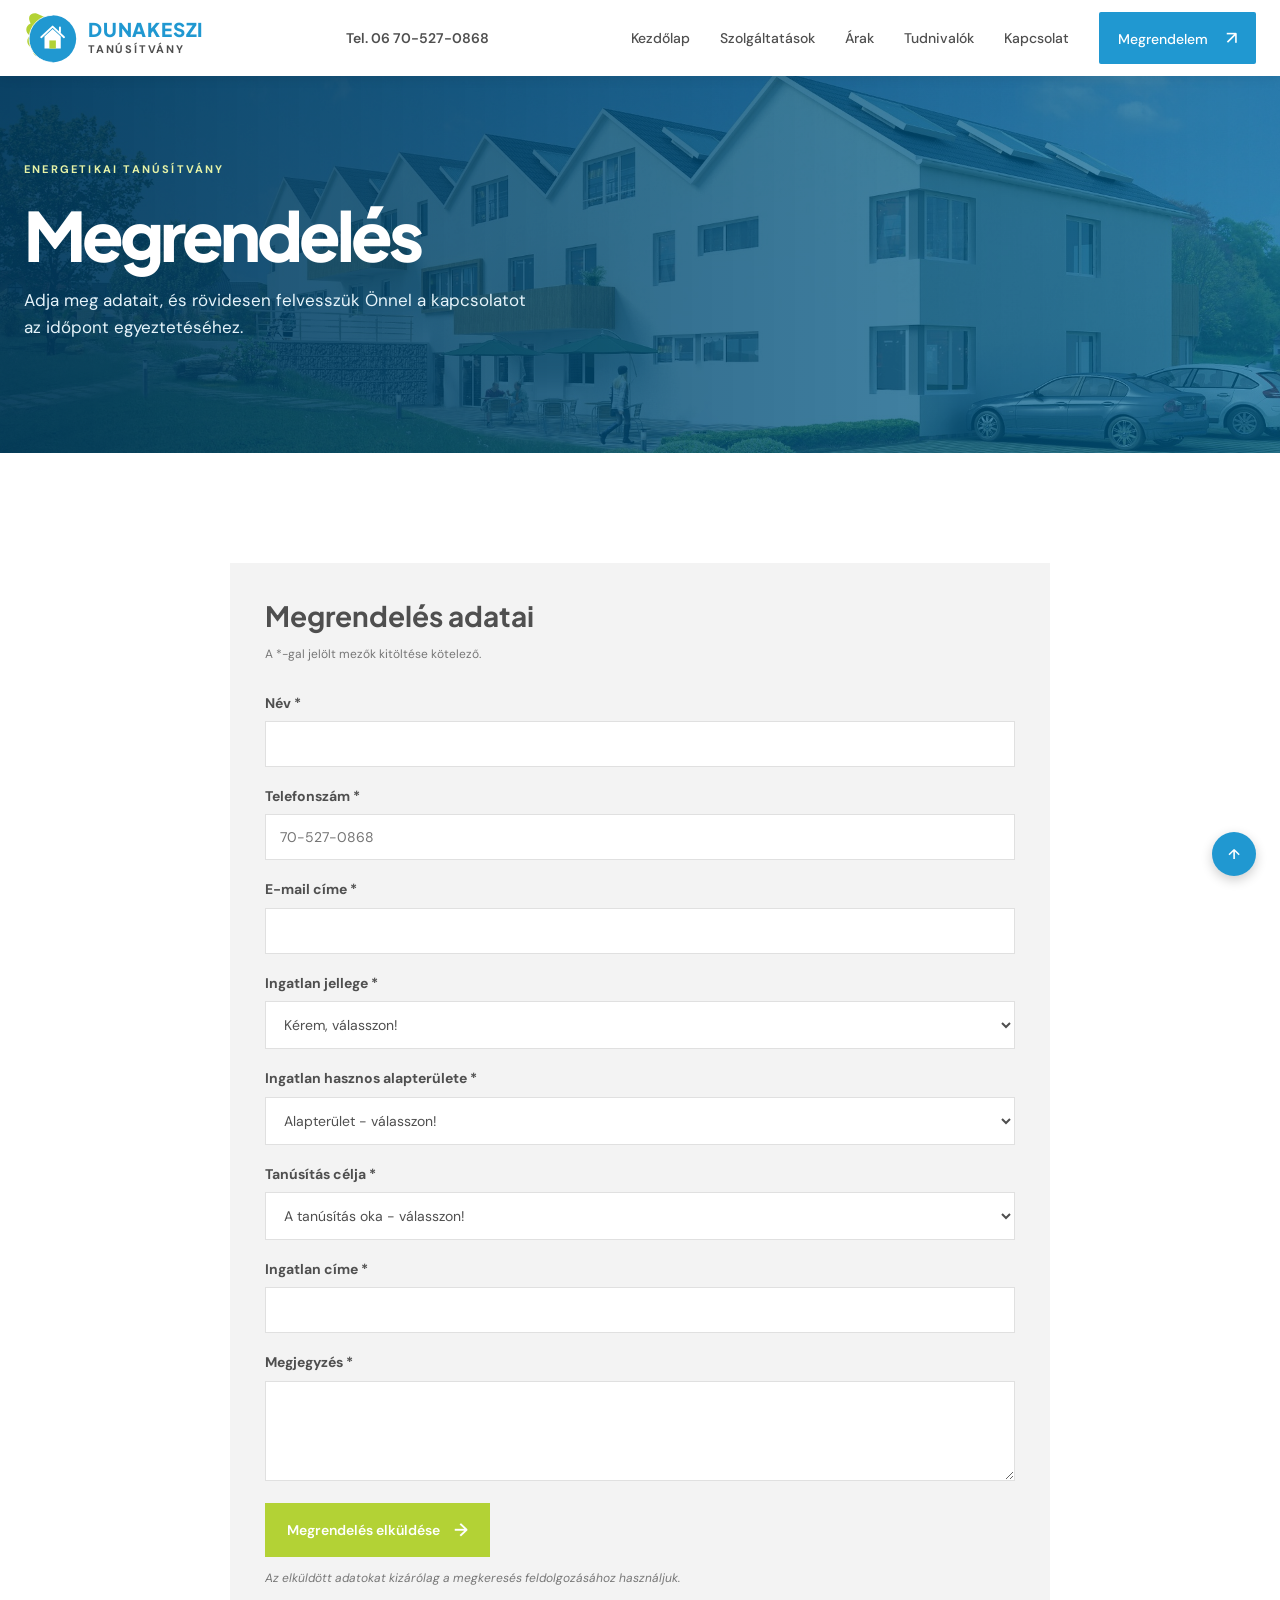
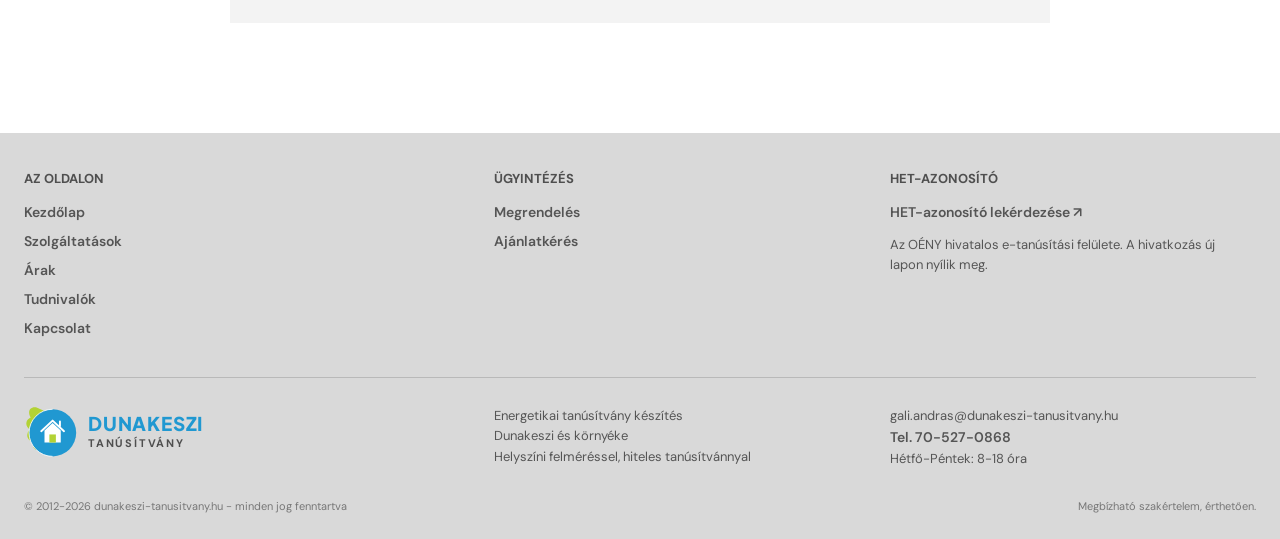
<file: megrendeles.html>
<!doctype html>
<html lang="hu"><head><meta charset="UTF-8"><meta name="viewport" content="width=device-width, initial-scale=1.0"><meta name="description" content="Energetikai tanúsítvány megrendelése Dunakeszin, Fóton és Gödön. Töltse ki az űrlapot a helyszíni felmérés egyeztetéséhez."><meta name="robots" content="index,follow"><link rel="canonical" href="https://dunakeszi-tanusitvany.hu/megrendeles.html"><meta property="og:type" content="website"><meta property="og:locale" content="hu_HU"><meta property="og:title" content="Energetikai tanúsítvány megrendelése | Dunakeszi"><meta property="og:description" content="Rendeljen hivatalos energetikai tanúsítványt Dunakeszin és környékén."><meta property="og:url" content="https://dunakeszi-tanusitvany.hu/megrendeles.html"><title>Energetikai tanúsítvány megrendelése | Dunakeszi</title><link rel="preconnect" href="https://fonts.googleapis.com"><link rel="preconnect" href="https://fonts.gstatic.com" crossorigin><link href="https://fonts.googleapis.com/css2?family=DM+Sans:wght@400;500;600;700&family=Plus+Jakarta+Sans:wght@600;700;800&display=swap" rel="stylesheet"><link rel="stylesheet" href="styles.css?v=20260928-2"><meta property="og:image" content="https://dunakeszi-tanusitvany.hu/assets/terraced-house-1026367_1920-2.jpg"><meta name="twitter:card" content="summary_large_image"><meta property="og:site_name" content="Dunakeszi tanúsítvány"><meta property="og:image:alt" content="Sorházi otthonok"><meta property="og:image:type" content="image/jpeg"><link rel="icon" type="image/svg+xml" href="assets/logo.svg"><link rel="icon" type="image/png" sizes="32x32" href="assets/favicon-32.png"><link rel="apple-touch-icon" sizes="180x180" href="assets/apple-touch-icon.png"></head>
<body><header class="site-header"><div class="container nav-wrap"><a class="brand" href="index.html"><img class="brand-logo" src="assets/logo.svg" alt="Dunakeszi tanúsítvány ikon"><span class="brand-title"><span class="brand-name">DUNAKESZI</span><span class="brand-subtitle">TANÚSÍTVÁNY</span></span></a><a class="header-phone" href="tel:+36705270868">Tel. 06 70-527-0868</a><button class="menu-toggle" aria-label="Menü megnyitása" aria-expanded="false"><span></span><span></span><span></span></button><nav class="main-nav"><a href="index.html">Kezdőlap</a><a href="index.html#szolgaltatasok">Szolgáltatások</a><a href="index.html#arak">Árak</a><a href="index.html#tudnivalok">Tudnivalók</a><a href="index.html#kapcsolat">Kapcsolat</a><a class="nav-cta active" href="megrendeles.html">Megrendelem <span>↗</span></a></nav></div></header>
<main><section class="page-hero page-hero-alt"><div class="container"><p class="eyebrow light">ENERGETIKAI TANÚSÍTVÁNY</p><h1>Megrendelés</h1><p>Adja meg adatait, és rövidesen felvesszük Önnel a kapcsolatot az időpont egyeztetéséhez.</p></div></section><section class="form-section section-pad"><div class="container form-layout"><form class="contact-form" action="send-message.php" method="post" data-form-type="Megrendelés"><input type="hidden" name="Űrlap_típusa" value="Megrendelés"><h2>Megrendelés adatai</h2><p class="form-note">A *-gal jelölt mezők kitöltése kötelező.</p><div class="form-grid"><label>Név *<input type="text" name="Név" autocomplete="name" required></label><label>Telefonszám *<input type="tel" name="Telefonszám" placeholder="70-527-0868" pattern="^(?:(?:\+36|06)[ -]?)?\d{2}[ /-]?\d{3}[ /-]?\d{4}$" title="Adja meg telefonszámát, például: 70-527-0868" required></label><label>E-mail címe *<input type="email" name="E-mail" autocomplete="email" required></label><label>Ingatlan jellege *<select name="Ingatlan jellege" required><option value="" selected disabled>Kérem, válasszon!</option><option>Családi ház / sorház / ikerház</option><option>Társasházi lakás</option><option>Egyéb építmény</option></select></label><label>Ingatlan hasznos alapterülete *<select name="Ingatlan hasznos alapterülete" required><option value="" selected disabled>Alapterület - válasszon!</option><option>0-50 m²</option><option>51-90 m²</option><option>91-120 m²</option><option>121-160 m²</option><option>161-200 m²</option><option>201-240 m²</option><option>241-280 m²</option><option>281-320 m²</option><option>320 m² felett</option></select></label><label>Tanúsítás célja *<select name="Tanúsítás célja" required><option value="" selected disabled>A tanúsítás oka - válasszon!</option><option>Eladás</option><option>Bérbeadás</option><option>Használatbavétel</option><option>Banki hitel</option><option>Zöld hitel</option><option>Pályázat</option><option>Tanácsadás</option><option>Egyéb</option></select></label><label>Ingatlan címe *<input type="text" name="Ingatlan címe" required></label><label class="full">Megjegyzés *<textarea name="Megjegyzés" rows="4" required></textarea></label></div><button class="button button-primary" type="submit">Megrendelés elküldése <span>→</span></button><p class="form-disclaimer">Az elküldött adatokat kizárólag a megkeresés feldolgozásához használjuk.</p></form></div></section></main><footer class="site-footer"><div class="container footer-links-grid">
<nav aria-label="Lábléc – navigáció"><h2>Az oldalon</h2><ul>
<li><a href="index.html">Kezdőlap</a></li>
<li><a href="index.html#szolgaltatasok">Szolgáltatások</a></li>
<li><a href="index.html#arak">Árak</a></li>
<li><a href="index.html#tudnivalok">Tudnivalók</a></li>
<li><a href="index.html#kapcsolat">Kapcsolat</a></li>
</ul></nav>
<nav aria-label="Lábléc – ügyintézés"><h2>Ügyintézés</h2><ul>
<li><a href="megrendeles.html">Megrendelés</a></li>
<li><a href="ajanlatkeres.html">Ajánlatkérés</a></li>
</ul></nav>
<div><h2>HET-azonosító</h2><ul><li><a href="https://www.oeny.hu/oeny/e-tanusitas/" target="_blank" rel="noopener noreferrer">HET-azonosító lekérdezése <span aria-hidden="true">↗</span><span class="footer-sr-only"> (új lapon nyílik meg)</span></a></li></ul><p class="footer-help">Az OÉNY hivatalos e-tanúsítási felülete. A hivatkozás új lapon nyílik meg.</p></div>
</div><div class="container footer-inner"><a class="brand brand-footer" href="index.html"><img class="brand-logo brand-logo-footer" src="assets/logo.svg" alt="Dunakeszi tanúsítvány ikon"><span class="brand-title"><span class="brand-name">DUNAKESZI</span><span class="brand-subtitle">TANÚSÍTVÁNY</span></span></a><p>Energetikai tanúsítvány készítés<br>Dunakeszi és környéke<br>Helyszíni felméréssel, hiteles tanúsítvánnyal</p><div class="footer-contact"><span class="email-text">gali.andras@dunakeszi-tanusitvany.hu</span><a class="footer-phone" href="tel:+36705270868">Tel. 70-527-0868</a><span class="footer-hours">Hétfő-Péntek: 8-18 óra</span></div></div><div class="container copyright"><span id="footer-year">© 2012-2026 dunakeszi-tanusitvany.hu - minden jog fenntartva</span><span>Megbízható szakértelem, érthetően.</span></div></footer><script>document.getElementById('footer-year').textContent='© '+(new Date().getFullYear()>=2012? '2012-'+new Date().getFullYear() : new Date().getFullYear())+' dunakeszi-tanusitvany.hu - minden jog fenntartva';</script><script src="script.js?v=20260928-2"></script><button class="back-to-top" type="button" aria-label="Vissza az oldal tetejére" title="Vissza a tetejére">↑</button><div id="success-overlay" class="success-overlay" hidden>
<div class="success-popup" role="dialog" aria-modal="true" aria-labelledby="success-title">
<h2 id="success-title">Köszönjük! Az üzenetet<br>sikeresen elküldtük.</h2>
<p>Hamarosan felvesszük Önnel a kapcsolatot.</p>
<a class="success-close" id="success-close" href="index.html"><span class="success-arrow">↵</span> Vissza a főoldalra</a>
</div>
</div>
<style>
.success-overlay{position:fixed;inset:0;background:rgba(255,255,255,.68);backdrop-filter:blur(1px);z-index:99999;display:flex;align-items:center;justify-content:center;padding:20px;box-sizing:border-box}
.success-overlay[hidden]{display:none}
.success-popup{width:420px;max-width:calc(100% - 40px);box-sizing:border-box;background:#fff;padding:32px;border-radius:14px;box-shadow:0 10px 35px rgba(0,0,0,.18);text-align:center;font-family:Arial,sans-serif}
.success-popup h2{margin:0 0 14px;font-size:23px;line-height:1.2}
.success-popup p{margin:0 0 22px;line-height:1.5}
.success-close{border:0;background:transparent;color:#1677e8;font-weight:bold;font-size:16px;cursor:pointer;padding:6px;text-decoration:none}
.success-close:hover{text-decoration:underline}
.success-arrow{font-size:25px;vertical-align:-2px;margin-right:4px}
</style>
<script>
(function(){
  var form=document.querySelector('.contact-form');
  var overlay=document.getElementById('success-overlay');
  var closeBtn=document.getElementById('success-close');
  if(!form||!overlay||!closeBtn)return;
  form.addEventListener('submit',async function(e){
    e.preventDefault();
    if(!form.reportValidity()) return;
    var button=form.querySelector('button[type="submit"]');
    if(button) button.disabled=true;
    try{
      var response=await fetch(form.action,{method:'POST',body:new FormData(form),headers:{'X-Requested-With':'XMLHttpRequest'}});
      var data=await response.json();
      if(!response.ok||!data.success) throw new Error(data.message||'Küldési hiba');
      overlay.hidden=false;
      form.reset();
      setTimeout(function(){ overlay.hidden=true; }, 4000);
    }catch(err){
      alert('Az üzenet küldése nem sikerült. Kérjük, próbálja meg újra.');
    }finally{
      if(button) button.disabled=false;
    }
  });
  overlay.addEventListener('click',function(e){if(e.target===overlay) overlay.hidden=true;});
})();
</script></body></html>
</file>
<file: styles.css>
:root{--ink:#4f4f4f;--muted:#777777;--cream:#f3f3f3;--green:#b3d235;--dark:#2098d1;--line:#d9d9d9;--serif:"Plus Jakarta Sans",sans-serif;--sans:"DM Sans",sans-serif}
*{box-sizing:border-box}html{scroll-behavior:smooth}body{margin:0;color:var(--ink);background:var(--cream);font:16px/1.6 var(--sans)}a{color:inherit;text-decoration:none}.container{width:min(1320px,calc(100% - 48px));margin:auto}
.site-header{height:76px;background:#fff;position:relative;z-index:5}.nav-wrap{height:100%;display:flex;align-items:center;justify-content:space-between}.brand{display:flex;align-items:center;gap:11px;line-height:1.05;background:transparent}.brand img{display:block;background:transparent}.brand-mark{width:33px;height:33px;background:var(--green);display:grid;place-items:center;border-radius:50%;font:800 20px var(--serif);color:var(--dark)}.brand-logo{width:53px;height:52px;display:block;object-fit:contain;object-position:center;background:transparent;padding:0}.brand-logo-footer{width:53px;height:52px}.brand-title{display:block}.brand-title .brand-name{font:800 19px/1 var(--serif);letter-spacing:.8px;margin:0;color:var(--dark)}.brand-title .brand-subtitle{font:700 11px/1.15 var(--sans);letter-spacing:1.8px;margin:4px 0 0;color:var(--ink)}.brand strong,.brand small{display:block}.brand strong{font:700 16px var(--serif);letter-spacing:-.5px}.brand small{color:#777777;font-size:11px;letter-spacing:1.5px;text-transform:uppercase;margin-top:3px}.main-nav{display:flex;align-items:center;gap:30px;font-size:14px;font-weight:600}.main-nav>a:not(.nav-cta){transition:color .2s}.main-nav>a:not(.nav-cta):hover{color:#2098d1}.nav-cta{background:var(--dark);color:#fff;padding:12px 19px;border-radius:2px}.nav-cta span,.button span,.card-link span{margin-left:14px;font-size:18px}.menu-toggle{display:none;background:none;border:0}
.hero{height:670px;position:relative;color:#fff;overflow:hidden}.hero-image{position:absolute;inset:0;background:linear-gradient(90deg,rgba(0,55,90,.9) 0%,rgba(0,101,150,.7) 48%,rgba(32,152,209,.2) 100%),url("assets/terraced-house-1026367_1920-2.jpg") center/cover;animation:heroZoom 10s ease-out both;transform-origin:center}.hero-content{position:relative;padding-top:135px}.eyebrow{font-size:11px;letter-spacing:2.2px;font-weight:700;color:#2098d1;margin:0 0 20px}.eyebrow.light{color:#e7f3a7}.hero h1,.page-hero h1{font:800 clamp(42px,6vw,79px)/1.05 var(--serif);letter-spacing:-4px;margin:0 0 26px}.hero h1 em,.contact-cta h2 em{font-style:normal;color:var(--green)}.hero-lead{font-size:18px;max-width:480px;color:#ffffff}.hero-actions{display:flex;align-items:center;gap:30px;margin-top:35px}.button{border:0;display:inline-flex;align-items:center;padding:15px 22px;font-weight:700;cursor:pointer;font:700 14px var(--sans);transition:transform .2s,background .2s}.button:hover{transform:translateY(-2px)}.button-primary{background:var(--green);color:var(--dark)}.button-light{background:#ffffff;color:var(--dark)}.text-link{font-weight:700;font-size:14px}.text-link span{margin-left:12px;font-size:17px}.text-link.light{color:#fff}.text-link.dark{color:var(--dark)}.trust-row{display:flex;gap:35px;margin-top:104px;color:#e5f3fa;font-size:12px}.trust-row span{border-left:1px solid rgba(255,255,255,.3);padding-left:16px}.trust-row b{display:block;color:#fff;font-size:16px}.scroll-note{position:absolute;right:5%;bottom:35px;font-size:11px;letter-spacing:1px;color:#e5f3fa;transform:rotate(-90deg);transform-origin:right}.scroll-note span{font-size:18px;margin-left:13px}
.section-pad{padding:110px 0}.two-col{display:grid;grid-template-columns:1fr 1fr;gap:90px}.section-pad h2,.rating-section h2,.faq h2{font:800 clamp(30px,4vw,47px)/1.15 var(--serif);letter-spacing:-2px;margin:0}.section-pad h2 span,.rating-section h2 span,.faq h2 span{color:#2098d1}.intro{background:#fff}.intro-copy{padding-top:35px;max-width:430px;color:var(--muted);font-size:17px}.intro-copy p{margin:0 0 25px}.services{background:var(--cream)}.section-heading{display:flex;justify-content:space-between;align-items:end;margin-bottom:50px}.section-heading>p{max-width:300px;color:var(--muted);margin:0}.service-grid{display:grid;grid-template-columns:repeat(3,1fr);gap:18px}.service-card{background:#fff;padding:30px 28px 34px;min-height:340px;position:relative;display:flex;flex-direction:column}.service-card.featured{background:var(--dark);color:#fff}.card-number{position:absolute;right:27px;top:28px;color:#8c8c8c;font-size:12px}.featured .card-number{color:#e7f3fa}.service-icon{font-size:44px;line-height:1;color:#2098d1;margin:28px 0 28px;font-weight:700;text-shadow:0 1px 0 rgba(0,0,0,.12)}.featured .service-icon{color:#b3d235}.service-card h3{font:700 25px/1.2 var(--serif);margin:0 0 16px}.service-card p{color:var(--muted);font-size:17px;line-height:1.55;margin:0;max-width:290px}.featured p{color:#fff}.card-link{font-weight:700;font-size:16px;margin-top:auto}.featured .card-link{color:#b3d235}.rating-section{background:#f3f3f3}.rating-layout{display:grid;grid-template-columns:1fr 1.15fr;gap:90px;align-items:center}.muted{color:var(--muted);max-width:420px}.energy-scale{display:grid;gap:12px}.scale-item{display:grid;grid-template-columns:44px 1fr 90px;align-items:center;gap:15px;font-size:13px}.scale-item b{text-align:right}.scale-item small{color:var(--muted);font-size:11px}.bar{height:31px;display:block;transform:skew(-17deg);transform-origin:left}.aplus{background:#1e9500;width:68%}.a{background:#5ebb00;width:75%}.b{background:#84ca00;width:81%}.c{background:#a5ce00;width:88%}.d{background:#fdc700;width:94%}.e{background:linear-gradient(90deg,#f0a300 0%,#d77100 25%,#c15b00 50%,#9f3c00 75%,#8a1c00 100%);width:100%}.f{background:#d77100;width:100%}.g{background:#c15b00;width:100%}.h{background:#9f3c00;width:100%}.i{background:#8a1c00;width:100%}.steps{background:#fff}.steps-grid{display:grid;grid-template-columns:repeat(3,1fr);gap:60px}.step{border-top:1px solid var(--line);padding-top:22px}.step>span{color:#2098d1;font-weight:700}.step h3{font:700 19px var(--serif);margin:28px 0 8px}.step p{color:var(--muted);font-size:14px;margin:0;max-width:290px}.faq-layout{display:grid;grid-template-columns:.8fr 1.2fr;gap:100px}.accordion details{border-top:1px solid #d9d9d9;padding:20px 0}.accordion details:last-child{border-bottom:1px solid #d9d9d9}.accordion summary{cursor:pointer;list-style:none;font:700 16px var(--serif);display:flex;justify-content:space-between}.accordion summary::-webkit-details-marker{display:none}.accordion summary:after{content:"+";font-size:23px;font-weight:400;color:#2098d1}.accordion details[open] summary:after{content:"–"}.accordion p{color:var(--muted);font-size:14px;max-width:620px;margin:14px 0 0}.contact-cta{background:var(--dark);color:#fff;padding:90px 0}.contact-inner{display:grid;grid-template-columns:1fr 1fr;align-items:end;gap:80px}.contact-cta h2{font:800 clamp(38px,5vw,65px)/1.1 var(--serif);letter-spacing:-3px;margin:0}.contact-cta p{color:#e5f3fa;max-width:300px}.phone-link{display:block;color:var(--green);font-size:15px;font-weight:700;margin-top:20px}.site-footer{background:#d9d9d9;color:#555555;padding:45px 0 20px;font-size:13px}.footer-inner{display:grid;grid-template-columns:1.2fr 1fr 1fr;gap:30px;align-items:start}.brand-footer{color:#4f4f4f}.footer-inner p{margin:0}.footer-inner a:hover{color:var(--green)}.copyright{border-top:1px solid rgba(0,0,0,.15);margin-top:40px;padding-top:18px;display:flex;justify-content:space-between;font-size:11px;color:#777777}
.prices{background:#fff}.price-grid{display:grid;grid-template-columns:repeat(2,1fr);gap:18px}.price-card{min-height:390px;border:6px solid #eeeeee;background:#fff;padding:82px 28px 38px;text-align:center;display:flex;flex-direction:column;align-items:center}.price-label{color:#777;font:700 18px/1.25 var(--sans);margin:0 0 30px}.price-icon{width:86px;height:86px;line-height:1;color:#2098d1;font-weight:700;margin-bottom:28px}.price-icon svg{display:block;width:100%;height:100%;fill:none;stroke:currentColor;stroke-width:4;stroke-linecap:round;stroke-linejoin:round}.price-icon-house{color:#b3d235}.price-lines{font-size:20px;color:#777}.price-lines p{margin:3px 0}.price-lines span{display:inline-block;min-width:112px;text-align:right}.price-lines strong{color:#666;white-space:nowrap}.price-order{margin-top:28px}.price-details{max-width:1320px;margin:70px auto 0;color:var(--ink);font-size:18px;line-height:1.65}.price-details h2{font-size:clamp(30px,4vw,46px);margin:0 0 25px;color:var(--dark)}.price-details p{margin:0 0 18px}.price-details a{color:var(--dark);font-weight:700;text-decoration:underline}.price-locations{font-size:22px;font-weight:700;color:var(--green);letter-spacing:.02em}.rating-layout{display:grid;grid-template-columns:1fr 1.15fr;gap:90px;align-items:center}.muted{color:var(--muted);max-width:420px}.energy-scale{display:grid;gap:12px}.scale-item{display:grid;grid-template-columns:44px 1fr 90px;align-items:center;gap:15px;font-size:13px}.scale-item b{text-align:right}.scale-item small{color:var(--muted);font-size:11px}.bar{height:31px;display:block;transform:skew(-17deg);transform-origin:left}.aplus{background:#1e9500;width:68%}.a{background:#5ebb00;width:75%}.b{background:#84ca00;width:81%}.c{background:#a5ce00;width:88%}.d{background:#fdc700;width:94%}.e{background:linear-gradient(90deg,#f0a300 0%,#d77100 25%,#c15b00 50%,#9f3c00 75%,#8a1c00 100%);width:100%}.f{background:#d77100;width:100%}.g{background:#c15b00;width:100%}.h{background:#9f3c00;width:100%}.i{background:#8a1c00;width:100%}.steps{background:#fff}.steps-grid{display:grid;grid-template-columns:repeat(3,1fr);gap:60px}.step{border-top:1px solid var(--line);padding-top:22px}.step>span{color:#2098d1;font-weight:700}.step h3{font:700 19px var(--serif);margin:28px 0 8px}.step p{color:var(--muted);font-size:14px;margin:0;max-width:290px}.faq-layout{display:grid;grid-template-columns:.8fr 1.2fr;gap:100px}.accordion details{border-top:1px solid #d9d9d9;padding:20px 0}.accordion details:last-child{border-bottom:1px solid #d9d9d9}.accordion summary{cursor:pointer;list-style:none;font:700 16px var(--serif);display:flex;justify-content:space-between}.accordion summary::-webkit-details-marker{display:none}.accordion summary:after{content:"+";font-size:23px;font-weight:400;color:#2098d1}.accordion details[open] summary:after{content:"–"}.accordion p{color:var(--muted);font-size:14px;max-width:620px;margin:14px 0 0}.contact-cta{background:var(--dark);color:#fff;padding:90px 0}.contact-inner{display:grid;grid-template-columns:1fr 1fr;align-items:end;gap:80px}.contact-cta h2{font:800 clamp(38px,5vw,65px)/1.1 var(--serif);letter-spacing:-3px;margin:0}.contact-cta p{color:#e5f3fa;max-width:300px}.phone-link{display:block;color:var(--green);font-size:15px;font-weight:700;margin-top:20px}.site-footer{background:#d9d9d9;color:#555555;padding:45px 0 20px;font-size:13px}.footer-inner{display:grid;grid-template-columns:1.2fr 1fr 1fr;gap:30px;align-items:start}.brand-footer{color:#4f4f4f}.footer-inner p{margin:0}.footer-inner a:hover{color:var(--green)}.copyright{border-top:1px solid rgba(0,0,0,.15);margin-top:40px;padding-top:18px;display:flex;justify-content:space-between;font-size:11px;color:#777777}
.page-hero{background:linear-gradient(90deg,rgba(0,55,90,.92),rgba(0,101,150,.68)),url("assets/terraced-house-1026367_1920-2.jpg") center/cover;color:#fff;padding:85px 0 95px}.page-hero h1{font-size:clamp(42px,6vw,68px);margin-bottom:15px}.page-hero p:not(.eyebrow){color:#e5f3fa;max-width:510px;font-size:17px}.page-hero-alt{background:linear-gradient(90deg,rgba(0,55,90,.92),rgba(0,101,150,.68)),url("assets/terraced-house-1026367_1920-2.jpg") center/cover}.order-intro{background:#fff;padding-bottom:35px}.order-intro-copy{max-width:820px;color:var(--ink);font-size:16px}.order-intro-copy p{margin:0 0 18px}.order-intro-copy p:last-child{margin-bottom:0}.order-intro-copy a{color:var(--dark);font-weight:700;text-decoration:underline}.form-section{background:#fff}.form-layout{display:block;max-width:820px}.contact-form{background:var(--cream);padding:35px}.contact-form h2{font:700 24px var(--serif);margin:0}.form-note,.form-disclaimer{color:var(--muted);font-size:12px}.form-grid{display:grid;grid-template-columns:1fr 1fr;gap:18px;margin-top:27px}label{font-size:12px;font-weight:700;color:var(--ink)}label.full{grid-column:1/-1}input,select,textarea{display:block;width:100%;border:1px solid #e0e0e0;background:#fff;padding:13px 14px;margin-top:7px;font:14px var(--sans);color:var(--ink);outline:none;border-radius:0}input:focus,select:focus,textarea:focus{border-color:#2098d1;box-shadow:0 0 0 2px rgba(32,152,209,.18)}textarea{resize:vertical}.check{font-weight:400;display:flex;gap:8px;align-items:flex-start;margin:22px 0}.check input{width:auto;margin:3px 0}.contact-form .button{margin-top:4px}.form-disclaimer{margin-bottom:0;font-style:italic}
@keyframes heroZoom{from{transform:scale(1.4)}to{transform:scale(1)}}@media(max-width:800px){.container{width:min(100% - 32px,600px)}.site-header{height:68px}.menu-toggle{display:grid;gap:5px;padding:10px}.menu-toggle span{display:block;width:24px;height:2px;background:var(--dark)}.main-nav{display:none;position:absolute;top:68px;left:0;right:0;background:#fff;padding:18px 20px 25px;box-shadow:0 8px 15px #00000012;flex-direction:column;align-items:stretch;gap:0}.main-nav.open{display:flex}.main-nav>a{padding:12px 0;border-bottom:1px solid var(--line)}.main-nav .nav-cta{margin-top:10px;text-align:center;border:0}.hero{height:680px}.hero-content{padding-top:95px}.hero h1{letter-spacing:-2px}.hero-lead{font-size:16px}.trust-row{gap:12px;margin-top:80px}.trust-row span{padding-left:8px;font-size:10px}.trust-row b{font-size:13px}.scroll-note{display:none}.section-pad{padding:75px 0}.two-col,.rating-layout,.faq-layout,.contact-inner{grid-template-columns:1fr;gap:35px}.intro-copy{padding:0}.section-heading{display:block;margin-bottom:30px}.section-heading>p{margin-top:20px}.service-grid,.steps-grid{grid-template-columns:1fr;gap:15px}.service-card{min-height:320px}.service-icon{font-size:48px}.service-card h3{font-size:27px}.service-card p{font-size:18px}.card-link{font-size:17px}.steps-grid{gap:35px}.rating-layout{gap:45px}.faq-layout{gap:35px}.contact-inner{gap:25px}.contact-cta{padding:70px 0}.footer-inner{grid-template-columns:1fr;gap:20px}.copyright{display:block}.copyright span{display:block;margin-top:8px}.page-hero{padding:65px 0 70px}.contact-form{padding:23px 18px}.form-grid{grid-template-columns:1fr}.form-grid label.full{grid-column:auto}.hero-actions{flex-wrap:wrap;gap:20px}.brand-logo,.brand-logo-footer{width:48px;height:47px}.brand-title .brand-name{font-size:16px}.brand-title .brand-subtitle{font-size:9px;letter-spacing:1.3px}}
@media(max-width:800px){.price-grid{grid-template-columns:1fr}.price-card{min-height:340px;padding:55px 20px 30px}.price-label{font-size:17px}.price-icon{width:76px;height:76px}.price-lines{font-size:18px}.price-details{margin-top:50px;font-size:17px}.price-details h2{font-size:32px}.price-locations{font-size:20px}}

/* Keep the navigation available while scrolling and preserve the logo colors. */
body{padding-top:76px}.site-header{position:fixed;top:0;left:0;width:100%;background:rgba(255,255,255,.96);box-shadow:0 2px 12px rgba(0,0,0,.08);transition:background .25s ease,box-shadow .25s ease,backdrop-filter .25s ease}.site-header.header-scrolled{background:rgba(255,255,255,.76);box-shadow:0 2px 16px rgba(0,0,0,.06);backdrop-filter:blur(8px)}.brand,.brand:visited,.brand:hover,.brand:active{color:inherit}.brand-logo{filter:none;opacity:1}.brand-title .brand-name,.brand-title .brand-subtitle{color:inherit}.brand-title .brand-name{color:var(--dark)}.brand-title .brand-subtitle{color:var(--ink)}
.back-to-top{position:fixed;right:24px;bottom:24px;width:44px;height:44px;border:0;border-radius:50%;background:var(--dark);color:#fff;font:700 22px/1 var(--sans);cursor:pointer;opacity:1;visibility:visible;transform:translateY(0);transition:background .2s,transform .2s;z-index:20;box-shadow:0 4px 12px rgba(0,0,0,.2)}.back-to-top:hover{background:var(--green);color:var(--ink);transform:translateY(-2px)}.back-to-top:focus-visible{outline:3px solid var(--green);outline-offset:3px}
@media(max-width:960px){.container{width:min(100% - 32px,760px)}.main-nav{gap:18px;font-size:13px}.nav-cta{padding:11px 14px}}
@media(max-width:800px){body{padding-top:68px}.site-header{height:68px}.main-nav{top:68px}.brand-logo,.brand-logo-footer{width:48px;height:47px}.brand-title .brand-name{font-size:16px}.brand-title .brand-subtitle{font-size:9px;letter-spacing:1.3px}}
@media(max-width:420px){.container{width:calc(100% - 24px)}.brand{gap:7px}.brand-logo,.brand-logo-footer{width:42px;height:41px}.brand-title .brand-name{font-size:14px}.brand-title .brand-subtitle{font-size:8px;letter-spacing:1px}.back-to-top{right:14px;bottom:14px;width:40px;height:40px;font-size:20px}}
.text-link.light{display:inline-flex;align-items:center;background:rgba(255,255,255,.18);padding:15px 20px;color:#fff;border:1px solid rgba(255,255,255,.45);transition:background .2s,color .2s,transform .2s}.text-link.light:hover{background:var(--green);color:var(--ink);transform:translateY(-2px)}
h3{font-size:26px} .service-card h3{font-size:27px}.step h3{font-size:24px}.contact-form h2{font-size:28px}.brand-title .brand-subtitle{font-size:11px}
@media(max-width:800px){.text-link.light{padding:14px 17px}.service-card h3{font-size:29px}.step h3{font-size:25px}.contact-form h2{font-size:26px}}
@media(max-width:420px){h3{font-size:24px}.service-card h3{font-size:27px}.step h3{font-size:23px}.contact-form h2{font-size:24px}.brand-title .brand-subtitle{font-size:8px}}

/* Semantic headings retain the original logo and form styling. */
.brand-name,.brand-subtitle{display:block}
.contact-form h2{letter-spacing:normal}
/* Fit the requested heading and separate slogan within the existing hero. */
.hero h1{font-size:clamp(34px,4.5vw,60px);letter-spacing:-2px;max-width:1000px;margin-bottom:16px}
.hero-slogan{font:800 clamp(28px,3.5vw,44px)/1.15 var(--serif);letter-spacing:-1px;margin:0 0 26px;color:var(--green)}
.hero-slogan em{font-style:normal;color:var(--green)}
/* Slightly larger order and quote link labels only. */
a.button[href="megrendeles.html"],a.button[href="ajanlatkeres.html"],a.text-link[href="ajanlatkeres.html"],a.nav-cta[href="megrendeles.html"]{font-size:16px}
a.card-link[href="megrendeles.html"],a.card-link[href="ajanlatkeres.html"]{font-size:18px}
.price-details p a[href="ajanlatkeres.html"]{font-size:inherit!important}
.contact-form button[type="submit"]{font-size:16px}
@media(max-width:800px){.hero{height:auto;min-height:680px}.hero-content{padding-bottom:40px}.hero-slogan{font-size:30px}.hero .trust-row{margin-top:60px}.contact-form h2{font-size:26px}}
@media(max-width:420px){.contact-form h2{font-size:24px}}
.hero{height:auto;min-height:670px}.hero-content{padding-bottom:40px}@media(max-width:800px){.hero{min-height:680px}}

/* Professional and business details in the contact section. */
.contact-business{margin-top:44px;padding-top:28px;border-top:1px solid rgba(255,255,255,.3)}
.contact-business h3{font:700 clamp(22px,2.4vw,28px)/1.3 var(--serif);color:var(--green);margin:0 0 12px}
.contact-cta .contact-business p{max-width:none;color:#fff;margin:6px 0;overflow-wrap:anywhere}

/* Smooth service-card highlighting. */
.service-card,.service-card .card-number,.service-card .service-icon,.service-card p,.service-card .card-link{transition:background-color .18s ease,color .18s ease}
@media(prefers-reduced-motion:reduce){.service-card,.service-card .card-number,.service-card .service-icon,.service-card p,.service-card .card-link{transition:none}}

/* Price cards highlight on hover and keyboard focus. */
.price-card,.price-card .price-label,.price-card .price-icon,.price-card .price-lines,.price-card .price-lines strong{transition:background-color .18s ease,border-color .18s ease,color .18s ease}
.price-card:focus-within{background:var(--dark);border-color:var(--dark)}
.price-card:focus-within .price-label,.price-card:focus-within .price-lines,.price-card:focus-within .price-lines strong{color:#fff}
.price-card:focus-within .price-icon{color:var(--green)}
@media(hover:hover) and (pointer:fine){
.price-grid:has(.price-card:hover) .price-card:not(:hover){background:#fff;border-color:#eeeeee}
.price-grid:has(.price-card:hover) .price-card:not(:hover) .price-label,.price-grid:has(.price-card:hover) .price-card:not(:hover) .price-lines{color:#777}
.price-grid:has(.price-card:hover) .price-card:not(:hover) .price-lines strong{color:#666}
.price-grid:has(.price-card:hover) .price-card:not(:hover) .price-icon{color:var(--dark)}
.price-grid:has(.price-card:hover) .price-card:not(:hover) .price-icon-house{color:var(--green)}
.price-card:hover{background:var(--dark);border-color:var(--dark)}
.price-card:hover .price-label,.price-card:hover .price-lines,.price-card:hover .price-lines strong{color:#fff}
.price-card:hover .price-icon{color:var(--green)}
}
@media(prefers-reduced-motion:reduce){.price-card,.price-card .price-label,.price-card .price-icon,.price-card .price-lines,.price-card .price-lines strong{transition:none}}

/* Consistent text size for links and form action buttons; preserve the logo typography. */
:root body a:not(.brand),:root body .contact-form button[type="submit"]{font-size:18px}

/* Price buttons slide into their reserved space after entering view. */
.price-order.price-order-reveal{transition:opacity .6s ease,transform .6s ease,background .2s}
.price-order.price-order-pending{opacity:0;transform:translateY(45px);pointer-events:none}
.price-order.price-order-pending:focus-visible{opacity:1;transform:translateY(0);pointer-events:auto}
@media(prefers-reduced-motion:reduce){.price-order.price-order-reveal{transition:none}.price-order.price-order-pending{opacity:1;transform:none;pointer-events:auto}}

/* Portrait alongside the professional details; the supplied reference includes a caption outside the photo. */
.contact-business{display:grid;grid-template-columns:minmax(0,1fr) 180px;gap:32px;align-items:start}
.contact-portrait{position:relative;width:180px;height:180px;overflow:hidden;border-radius:5px}
.contact-portrait img{position:absolute;left:-47px;top:-21px;width:273px;height:293px;max-width:none;display:block}
@media(max-width:600px){.contact-business{grid-template-columns:1fr;gap:24px}}

/* Roomier footer with grouped navigation on every page. */
.site-footer{padding-top:55px;padding-bottom:24px}
.footer-links-grid{display:grid;grid-template-columns:1.2fr 1fr 1fr;gap:30px;margin-top:36px;padding-top:30px;border-top:1px solid rgba(0,0,0,.15)}
.footer-links-grid h2{font:700 20px/1.3 var(--serif);color:var(--ink);margin:0 0 16px}
.footer-links-grid ul{list-style:none;padding:0;margin:0}
.footer-links-grid li{margin:0 0 8px}
.footer-links-grid a{display:inline-block;padding:3px 0;line-height:1.5;text-underline-offset:4px}
.footer-links-grid a:hover{color:var(--dark);text-decoration:underline}
.footer-links-grid a:focus-visible{outline:2px solid var(--dark);outline-offset:4px}
.footer-help{max-width:340px;line-height:1.6;margin:12px 0 0}
.footer-sr-only{position:absolute;width:1px;height:1px;padding:0;margin:-1px;overflow:hidden;clip:rect(0,0,0,0);white-space:nowrap;border:0}
@media(max-width:800px){.footer-links-grid{grid-template-columns:1fr;gap:28px}.site-footer{padding-top:40px}}

/* Compact footer navigation above the original brand and contact row. */
.site-footer{padding-top:36px}
.footer-links-grid{margin-top:0;padding-top:0;border-top:0;font-size:13px}
.footer-links-grid h2{font:700 13px/1.6 var(--sans);margin:0 0 10px}
:root body .site-footer .footer-links-grid a:not(.brand){font-size:13px}
.footer-links-grid li{margin-bottom:4px}
.footer-links-grid a{padding:2px 0}
.footer-help{font-size:13px;margin-top:10px}
.site-footer .footer-inner{margin-top:32px}
.site-footer .copyright{border-top:0;margin-top:28px;padding-top:0}

/* Divider below footer navigation and contact availability. */
.site-footer .footer-inner{border-top:1px solid rgba(0,0,0,.15);padding-top:28px}
:root body .site-footer a.footer-phone{font-size:13px}
.footer-hours{display:inline-block;font-size:13px;margin-top:4px}

/* Identical typography and uninterrupted line spacing for footer contact details. */
:root body .site-footer .footer-contact .email-text,:root body .site-footer .footer-contact a.footer-phone,:root body .site-footer .footer-contact .footer-hours{display:block;font:400 13px/1.6 var(--sans);letter-spacing:normal;margin:0;padding:0}

/* Leave the fixed header and a 20px light gap above the contact anchor. */
#kapcsolat{scroll-margin-top:96px}
@media(max-width:800px){#kapcsolat{scroll-margin-top:88px}}

/* Animate the form-page hero background independently of the content. */
.page-hero{position:relative;overflow:hidden;isolation:isolate;background:none}
.page-hero::before{content:"";position:absolute;inset:0;z-index:-1;background:linear-gradient(90deg,rgba(0,55,90,.92),rgba(0,101,150,.68)),url("assets/terraced-house-1026367_1920-2.jpg") center/cover;transform-origin:center;animation:heroZoom 10s ease-out both;pointer-events:none}
@media(prefers-reduced-motion:reduce){.page-hero::before{animation:none;transform:none}}

/* Compact desktop navigation. */
@media(min-width:801px){.main-nav{font-size:14px}.main-nav>a:not(.nav-cta){font-size:14px}.main-nav .nav-cta{font-size:14px}}

/* Keep the top navigation compact and lighter; stack every form field vertically. */
@media(min-width:801px){.main-nav{font-size:14px;font-weight:500}.main-nav>a:not(.nav-cta),.main-nav .nav-cta{font-size:14px;font-weight:500}}
.contact-form .form-grid{grid-template-columns:1fr}
.contact-form .form-grid label.full{grid-column:auto}

/* Force one field per row on both forms at every viewport width. */
.contact-form .form-grid{display:block!important}
.contact-form .form-grid>label{display:block;width:100%;grid-column:auto!important;margin-bottom:18px}

/* Compact 11px navigation and form typography. */
@media(min-width:801px){.main-nav,.main-nav>a,.main-nav>a:not(.nav-cta),.main-nav .nav-cta{font-size:11px;font-weight:500}}
@media(max-width:800px){.main-nav,.main-nav>a,.main-nav>a:not(.nav-cta),.main-nav .nav-cta{font-size:11px;font-weight:500}}
.contact-form .form-grid>label{font-size:11px}
.contact-form input,.contact-form select,.contact-form textarea{font-size:11px}

/* Final override: the top navigation stays compact despite the generic link size rule. */
:root body .site-header .main-nav>a,:root body .site-header .main-nav>a:not(.nav-cta),:root body .site-header .main-nav .nav-cta{font-size:11px!important;font-weight:500!important}

/* Final top navigation size: compact but readable. */
:root body .site-header .main-nav>a,:root body .site-header .main-nav>a:not(.nav-cta),:root body .site-header .main-nav .nav-cta{font-size:12px!important;font-weight:500!important}

/* Final requested sizing: readable 14px navigation, compact 11px form text. */
:root body .site-header .main-nav>a,:root body .site-header .main-nav>a:not(.nav-cta),:root body .site-header .main-nav .nav-cta{font-size:14px!important;font-weight:500!important}
.contact-form .form-grid>label{font-size:11px!important}
.contact-form input,.contact-form select,.contact-form textarea{font-size:11px!important}

/* Unified 14px type for navigation, clickable controls and form text. */
:root body .site-header .main-nav>a,:root body .site-header .main-nav>a:not(.nav-cta),:root body .site-header .main-nav .nav-cta,:root body a.button,:root body a.text-link,:root body a.card-link,:root body .price-order,:root body button.button{font-size:14px!important;font-weight:500}
:root body .contact-form .form-grid>label,:root body .contact-form input,:root body .contact-form select,:root body .contact-form textarea,:root body .contact-form button[type="submit"]{font-size:14px!important}

/* White labels on green clickable buttons for contrast. */
:root body .button-primary,:root body .price-order{color:#fff!important}

/* One consistent clickable-text treatment site-wide. */
:root body a:not(.brand),:root body button{font-size:14px!important;font-weight:600!important}

/* Footer navigation headings read as section labels. */
.site-footer .footer-links-grid h2{text-transform:uppercase}


/* Narrower centered price cards; cards remain white. */
#arak .price-grid { width:82%; max-width:1080px; margin-inline:auto; gap:20px; }
#arak .price-card { background-color:#fff; }
@media (max-width:1000px) { #arak .price-grid { width:100%; } }
@media (max-width:800px) { #arak .price-grid { grid-template-columns:minmax(0,1fr); max-width:540px; } }

/* Override emulated sticky hover only after touch/pen input. */
html.card-touch-mode .service-card { background:#fff !important; color:var(--ink) !important; }
html.card-touch-mode .service-card p { color:var(--muted) !important; }
html.card-touch-mode .service-card .card-number { color:#8c8c8c !important; }
html.card-touch-mode .service-card .service-icon { color:var(--dark) !important; }
html.card-touch-mode .service-card .card-link { color:var(--ink) !important; }
html.card-touch-mode #arak .price-card { background:#f5f5f5 !important; border-color:#eee !important; }
html.card-touch-mode #arak .price-label,
html.card-touch-mode #arak .price-lines { color:#777 !important; }
html.card-touch-mode #arak .price-lines strong { color:#666 !important; }
html.card-touch-mode #arak .price-icon { color:var(--dark) !important; }
html.card-touch-mode #arak .price-icon-house { color:var(--green) !important; }
html.card-touch-mode .service-card.touch-selected,
html.card-touch-mode #arak .price-card.touch-selected { background:var(--dark) !important; border-color:var(--dark) !important; color:#fff !important; }
html.card-touch-mode .service-card.touch-selected p,
html.card-touch-mode .service-card.touch-selected .card-number,
html.card-touch-mode #arak .price-card.touch-selected .price-label,
html.card-touch-mode #arak .price-card.touch-selected .price-lines,
html.card-touch-mode #arak .price-card.touch-selected .price-lines strong { color:#fff !important; }
html.card-touch-mode .service-card.touch-selected .service-icon,
html.card-touch-mode .service-card.touch-selected .card-link,
html.card-touch-mode #arak .price-card.touch-selected .price-icon { color:var(--green) !important; }

/* Only the inline custom-quote link follows the surrounding paragraph size. */
:root body .price-details p a[href="ajanlatkeres.html"] { font-size: inherit !important; }

/* Accessible image popup for FAQ illustrations. */
.image-popup-trigger { cursor: zoom-in; }
.image-popup-backdrop { position: fixed; inset: 0; z-index: 1000; display: grid; place-items: center; padding: 24px; background: rgba(0,0,0,.72); }
.image-popup-dialog { position: relative; max-width: min(92vw, 900px); max-height: 92vh; margin: 0; padding: 14px; background: #fff; box-shadow: 0 18px 60px rgba(0,0,0,.35); }
.image-popup-dialog img { display: block; max-width: 100%; max-height: calc(92vh - 70px); width: auto; height: auto; }
.image-popup-dialog figcaption { padding: 10px 4px 2px; color: var(--ink); font-size: 14px; }
.image-popup-close { position: absolute; top: 4px; right: 8px; border: 0; background: #fff; color: var(--ink); font-size: 28px; line-height: 1; cursor: pointer; }
body.image-popup-open { overflow: hidden; }

/* Keep price-card text readable while hovering. */
#arak .price-card:hover { background:var(--dark); border-color:var(--dark); }
#arak .price-card:hover .price-label,
#arak .price-card:hover .price-lines,
#arak .price-card:hover .price-lines strong { color:#fff; }
#arak .price-card:hover .price-icon { color:var(--green); }
/* Trial illustration: faint, right-aligned inside the white price-details area. */
#arak .price-details { position:relative; isolation:isolate; overflow:hidden; }
#arak .price-details::after { content:""; position:absolute; z-index:-1; top:0; right:-4%; bottom:0; width:42%; background:url("assets/solar-background.jpg") center right / contain no-repeat; opacity:.12; pointer-events:none; }
#arak .price-details > * { position:relative; z-index:1; }
@media (max-width:800px) { #arak .price-details::after { right:-12%; width:70%; opacity:.08; } }

/* Clickable certificate preview below the FAQ introduction. */
.faq-certificate-preview { display:block; width:min(100%, 280px); margin:28px 0 0; cursor:zoom-in; }
.faq-certificate-preview img { display:block; width:100%; height:auto; }
.faq-certificate-preview:focus-visible { outline:3px solid var(--dark); outline-offset:6px; border-radius:12px; }
@media (max-width:800px) { .faq-certificate-preview { width:min(100%, 230px); } }

/* Concise guidance above the certificate preview. */
.faq-certificate-info { max-width:420px; margin-top:28px; color:var(--muted); font-size:16px; line-height:1.65; }
.faq-certificate-info h3 { margin:24px 0 10px; font-size:20px; line-height:1.3; color:var(--ink); }
.faq-certificate-info p { margin:0 0 12px; }
.faq-certificate-info ul { margin:0 0 22px; padding-left:22px; }
.faq-certificate-info li { margin-bottom:8px; }

/* Balanced FAQ: concise introduction and clickable preview on the left. */
.faq-layout { align-items:start; }
.faq .faq-certificate-preview { width:min(100%, 230px); margin-top:24px; }
@media(max-width:800px) { .faq .faq-certificate-preview { width:min(100%, 200px); } }

/* Two visible guidance blocks above the existing introduction and accordion. */
.faq-guidance-row { display:grid; grid-template-columns:1fr 1fr; gap:60px; margin-bottom:48px; }
.faq-guidance-row h3 { margin:0 0 12px; color:var(--ink); font-size:22px; line-height:1.3; }
.faq-guidance-row p { margin:0; color:var(--muted); font-size:16px; line-height:1.65; }
@media(max-width:800px) {
  .faq-guidance-row { grid-template-columns:1fr; gap:24px; margin-bottom:32px; }
  .faq-guidance-row h3 { font-size:20px; }
}

/* Align both rows on the same columns; use the existing site green. */
.faq-guidance-row, .faq-layout { grid-template-columns:minmax(0, .8fr) minmax(0, 1.2fr); column-gap:100px; }
.faq-guidance-row { align-items:start; }
.faq-guidance-row .faq-exemption-box { background:var(--green); padding:24px; }
.faq-guidance-row .faq-exemption-box h3,
.faq-guidance-row .faq-exemption-box p { color:#303030; }
@media(max-width:800px) {
  .faq-guidance-row, .faq-layout { grid-template-columns:minmax(0, 1fr); column-gap:0; }
  .faq-guidance-row .faq-exemption-box { padding:20px; }
}

/* Matched guidance panels with aligned text and softer backgrounds. */
.faq-guidance-row { align-items:stretch; }
.faq-guidance-row > div { padding:24px; background:#e7e7e7; }
.faq-guidance-row .faq-exemption-box { padding:24px; background:#e8efce; }
.faq-guidance-row > div h3 { margin-top:0; color:#424242; min-height:2.6em; }
.faq-guidance-row > div p { color:#4f4f4f; }
@media(max-width:800px) {
  .faq-guidance-row > div,
  .faq-guidance-row .faq-exemption-box { padding:20px; }
  .faq-guidance-row > div h3 { min-height:0; }
}

/* Both icons start blue; highlighted cards use green. */
#arak .price-card .price-icon { color:var(--dark); }
#arak .price-card:focus-within .price-icon { color:var(--green); }
@media(hover:hover) and (pointer:fine) {
  #arak .price-card:hover .price-icon { color:var(--green); }
  #arak .price-grid:has(.price-card:hover) .price-card:not(:hover) .price-icon { color:var(--dark); }
}
html.card-touch-mode #arak .price-card .price-icon { color:var(--dark) !important; }
html.card-touch-mode #arak .price-card.touch-selected .price-icon { color:var(--green) !important; }
:root body #arak .price-card .price-order { color:#fff !important; }
:root body #arak .price-card:focus-within .price-order { color:#fff !important; }
@media(hover:hover) and (pointer:fine) {
  :root body #arak .price-card:hover .price-order { color:#fff !important; }
  :root body #arak .price-grid:has(.price-card:hover) .price-card:not(:hover) .price-order { color:#fff !important; }
}
:root.card-touch-mode body #arak .price-card .price-order { color:#fff !important; }
:root.card-touch-mode body #arak .price-card.touch-selected .price-order { color:#fff !important; }

/* Final requested adjustments */
.hero-actions .button, .hero-actions .text-link.light { height: 55px; min-height: 55px; box-sizing: border-box; display: inline-flex; align-items: center; padding-top: 0; padding-bottom: 0; white-space: nowrap; }
.hero-slogan { font-size: clamp(26px, 3.5vw, 44px); line-height: 1.08; font-weight: 800; letter-spacing: -1px; }
.hero-slogan .hero-slogan-original { font-size: 1em; letter-spacing: inherit; } .hero-slogan .hero-slogan-secondary { font-size: calc(1em - 2px); letter-spacing: inherit; }
:root body .contact-cta .phone-link { font-size: 35px !important; line-height: 1.25; }
.faq-exemption-box ul { margin: 12px 0 0; padding-left: 20px; color: #4f4f4f; font-size: 14px; line-height: 1.5; }
.faq-exemption-box li { margin: 5px 0; }
.certificate-sample-link { margin: 10px 0 0; font-size: 14px; color: var(--muted); }
.certificate-sample-link a { color: var(--dark); font-weight: 700; text-decoration: underline; }
.aplus2 { background:#2caa00; width:72%; } .aplus1 { background:#46b500; width:76%; }
.energy-rating-layout { display:grid; grid-template-columns:minmax(300px,.8fr) minmax(0,1.2fr); gap:72px; align-items:start; }
.energy-rating-figure { margin:0; } .energy-rating-figure img { display:block; width:min(100%,440px); height:auto; } .energy-rating-figure figcaption { margin-top:8px; color:var(--muted); font-size:13px; }
.energy-rating-copy h2 { margin:0 0 28px; color:var(--dark); font-size:clamp(30px,3.5vw,46px); line-height:1.15; } .energy-rating-copy h3 { margin:32px 0 14px; color:var(--dark); font-size:22px; } .energy-rating-copy p { margin:0 0 18px; color:var(--muted); font-size:16px; line-height:1.65; } .energy-rating-copy a { color:#2466c7; font-weight:700; text-decoration:underline; }
@media(max-width:800px) { .energy-rating-layout { grid-template-columns:1fr; gap:35px; } .energy-rating-figure img { width:min(100%,440px); } .energy-rating-copy h2 { font-size:32px; } }
.scale-item:first-child b { white-space: nowrap; }

.rating-recommendation-image{margin-top:18px!important;max-width:472px}.rating-recommendation-image img{display:block;width:100%;height:auto;border-radius:6px;box-shadow:0 2px 10px rgba(0,0,0,.08)}

/* Header telephone and six grouped energy rating rows. */
.site-header .nav-wrap{gap:18px}.site-header .brand{flex-shrink:0}.site-header .header-phone{white-space:nowrap;font:600 14px/1.3 var(--sans);color:var(--ink)}.site-header .header-phone:hover{color:var(--dark)}
.energy-scale .scale-item{grid-template-columns:108px minmax(0,1fr) 90px}.energy-scale .bar.e{background:#c43b24}
@media(min-width:801px) and (max-width:1150px){.site-header .nav-wrap{position:relative}.site-header .header-phone{position:absolute;right:0;top:5px}.site-header .main-nav{gap:14px;padding-top:20px}}
@media(max-width:800px){.site-header .header-phone{margin-left:auto}.site-header .nav-wrap{gap:8px}.site-header .menu-toggle{padding:6px;flex-shrink:0}}
@media(max-width:420px){.site-header .brand-title{display:none}.energy-scale .scale-item{grid-template-columns:100px minmax(0,1fr) 80px;gap:8px;font-size:12px}.energy-scale .scale-item small{font-size:10px}}
</file>
